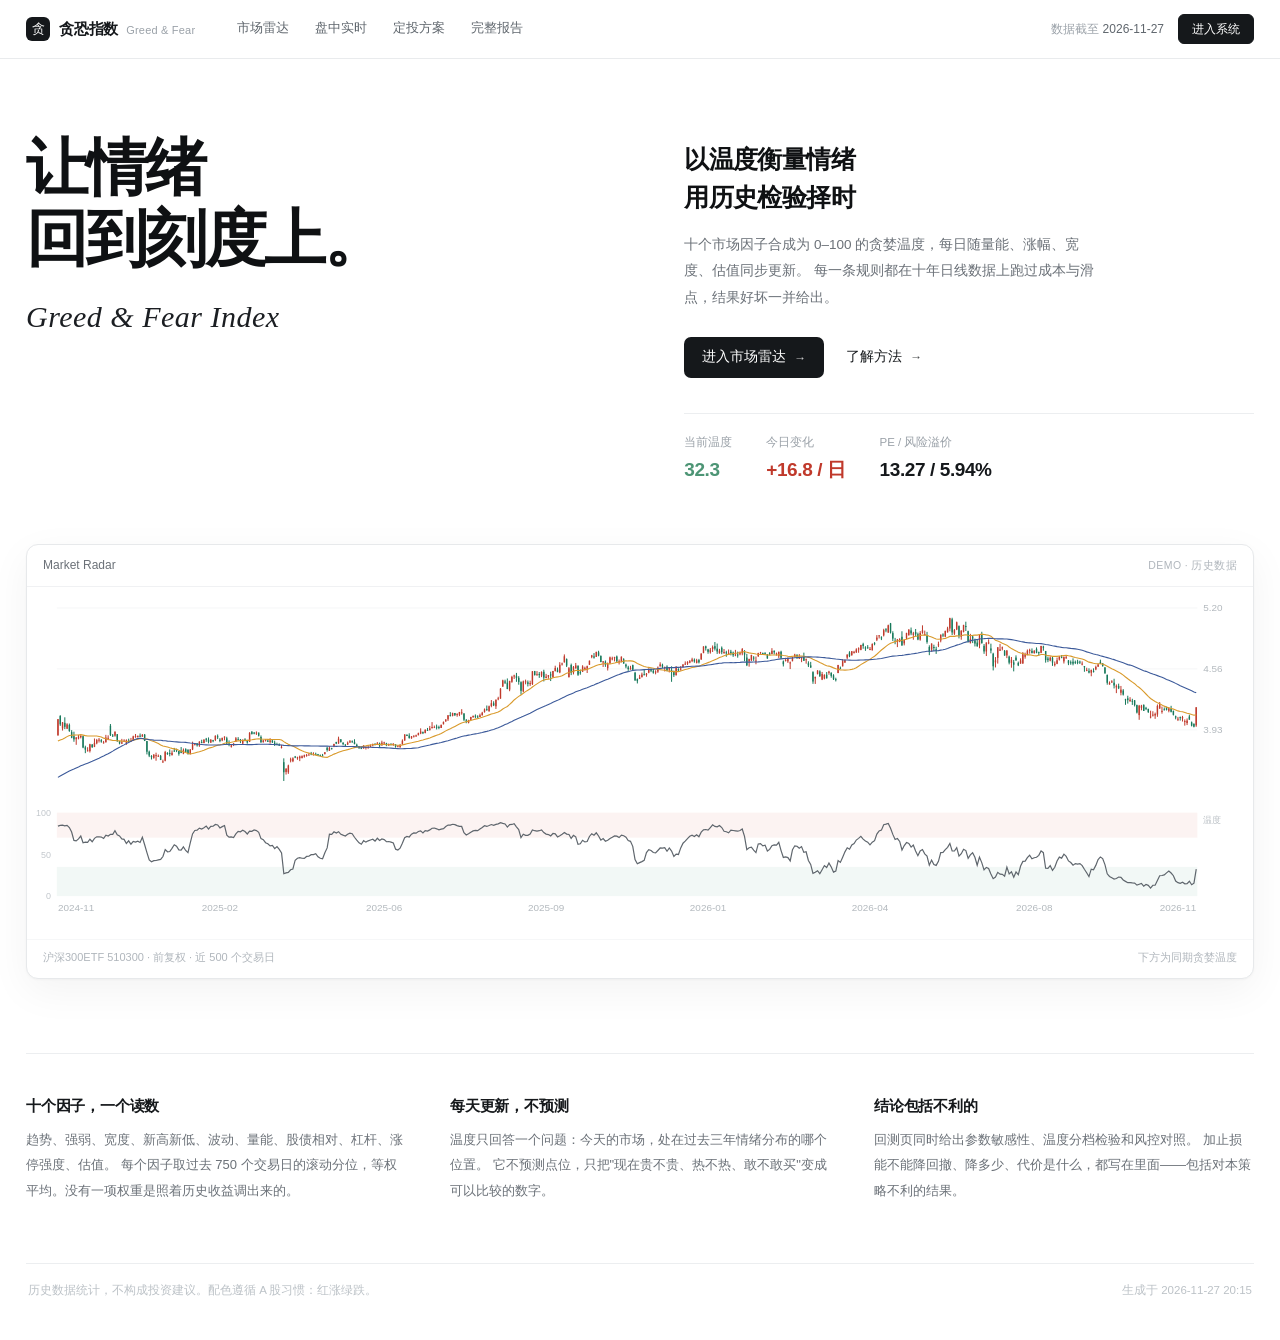
<file: index.html>
<!DOCTYPE html>
<html lang="zh-CN">
<head>
<meta charset="utf-8">
<meta name="viewport" content="width=device-width, initial-scale=1">
<title>贪恐指数 · 让情绪回到刻度上</title>
<link rel="stylesheet" href="style.css">
<link rel="stylesheet" href="landing.css">
</head>
<body class="landing">

<header class="nav">
  <div class="nav-inner">
    <a class="logo" href="index.html">
      <span class="logo-mark">贪</span>
      <span class="logo-text">贪恐指数<em>Greed &amp; Fear</em></span>
    </a>
    <nav class="nav-links">
      <a href="dashboard.html">市场雷达</a>
      <a href="live.html">盘中实时</a>
      <a href="dca.html">定投方案</a>
      <a href="report.html">完整报告</a>
    </nav>
    <div class="nav-right">
      <span class="asof">数据截至 <b id="asof">—</b></span>
      <a class="ghost dark" href="dashboard.html">进入系统</a>
    </div>
  </div>
</header>

<main>
  <section class="hero">
    <div class="hero-grid">
      <div class="hero-left">
        <h1>让情绪<br>回到刻度上。</h1>
        <div class="script">Greed &amp; Fear Index</div>
      </div>
      <div class="hero-right">
        <h2>以温度衡量情绪<br>用历史检验择时</h2>
        <p>十个市场因子合成为 0–100 的贪婪温度，每日随量能、涨幅、宽度、估值同步更新。
           每一条规则都在十年日线数据上跑过成本与滑点，结果好坏一并给出。</p>
        <div class="hero-actions">
          <a class="btn primary" href="dashboard.html">进入市场雷达 <span>→</span></a>
          <a class="btn text" href="dashboard.html#p-method">了解方法 <span>→</span></a>
        </div>
        <div class="hero-stat">
          <div><em>当前温度</em><b id="curTemp">—</b></div>
          <div><em>今日变化</em><b id="curChg">—</b></div>
          <div><em>PE / 风险溢价</em><b id="curPe">—</b></div>
        </div>
      </div>
    </div>
  </section>

  <section class="preview">
    <div class="preview-card">
      <div class="pv-hd">
        <span>Market Radar</span>
        <span class="pv-tag">DEMO · 历史数据</span>
      </div>
      <div class="pv-chart" id="pvChart"></div>
      <div class="pv-ft">
        <span>沪深300ETF 510300 · 前复权 · 近 500 个交易日</span>
        <span>下方为同期贪婪温度</span>
      </div>
    </div>
  </section>

  <section class="what">
    <div class="what-grid">
      <div>
        <h3>十个因子，一个读数</h3>
        <p>趋势、强弱、宽度、新高新低、波动、量能、股债相对、杠杆、涨停强度、估值。
           每个因子取过去 750 个交易日的滚动分位，等权平均。没有一项权重是照着历史收益调出来的。</p>
      </div>
      <div>
        <h3>每天更新，不预测</h3>
        <p>温度只回答一个问题：今天的市场，处在过去三年情绪分布的哪个位置。
           它不预测点位，只把"现在贵不贵、热不热、敢不敢买"变成可以比较的数字。</p>
      </div>
      <div>
        <h3>结论包括不利的</h3>
        <p>回测页同时给出参数敏感性、温度分档检验和风控对照。
           加止损能不能降回撤、降多少、代价是什么，都写在里面——包括对本策略不利的结果。</p>
      </div>
    </div>
  </section>

  <footer class="foot">
    <span>历史数据统计，不构成投资建议。配色遵循 A 股习惯：红涨绿跌。</span>
    <span id="footGen">—</span>
  </footer>
</main>

<script src="data/backtest.js"></script>
<script src="landing.js"></script>
</body>
</html>
</file>
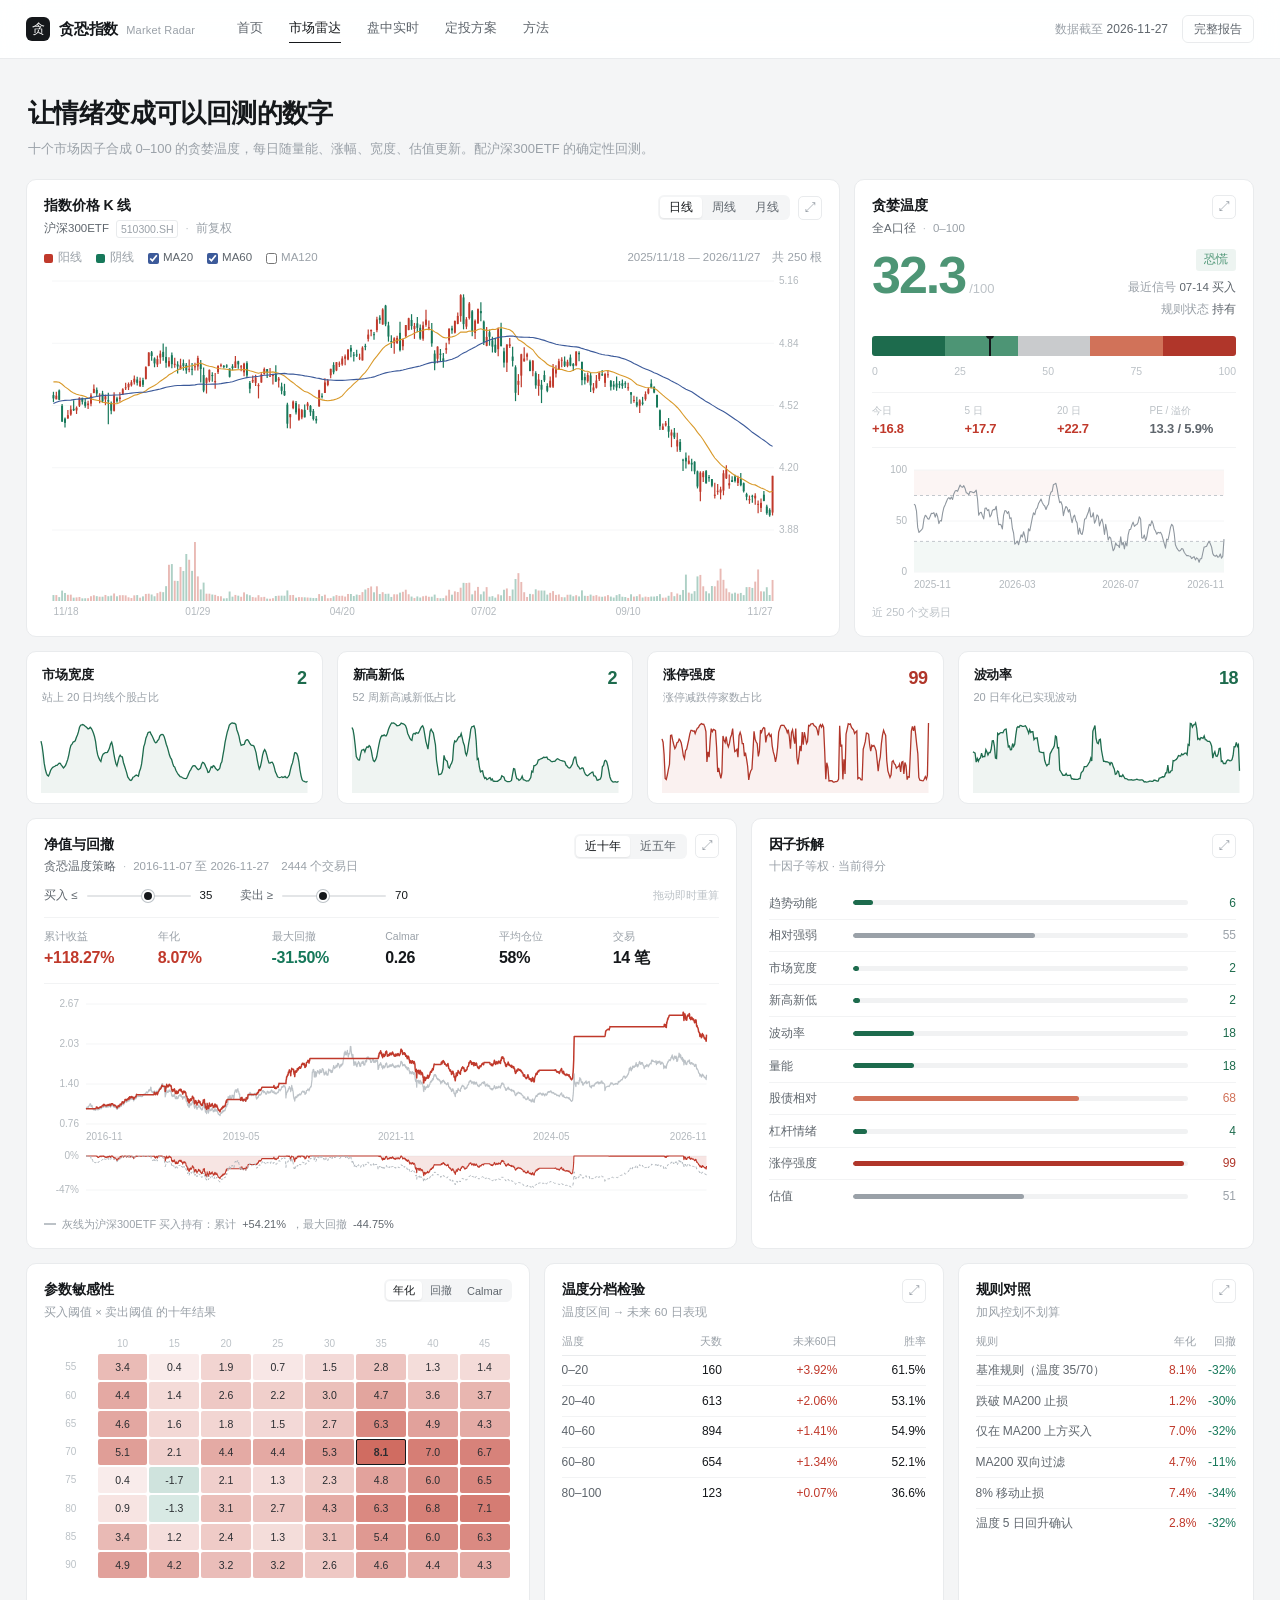
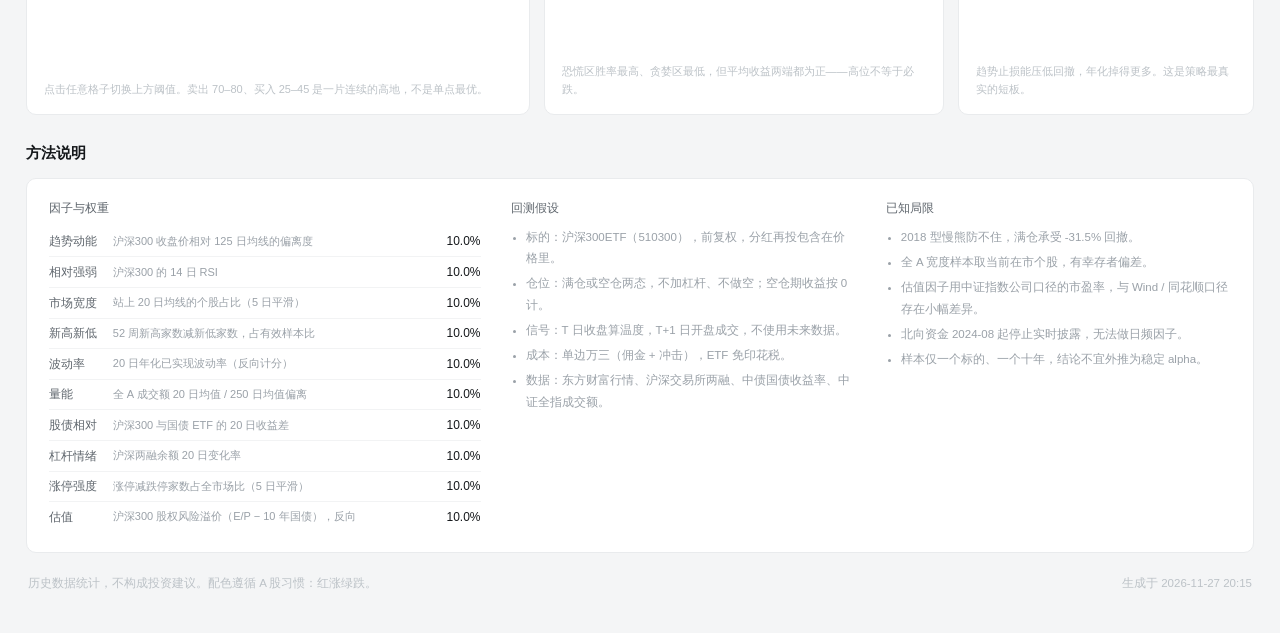
<file: dashboard.html>
<!DOCTYPE html>
<html lang="zh-CN">
<head>
<meta charset="utf-8">
<meta name="viewport" content="width=device-width, initial-scale=1">
<title>贪恐指数 · 市场雷达</title>
<link rel="stylesheet" href="style.css">
</head>
<body>

<header class="nav">
  <div class="nav-inner">
    <a class="logo" href="#">
      <span class="logo-mark">贪</span>
      <span class="logo-text">贪恐指数<em>Market Radar</em></span>
    </a>
    <nav class="nav-links">
      <a href="index.html">首页</a>
      <a href="dashboard.html" class="on">市场雷达</a>
      <a href="live.html">盘中实时</a>
      <a href="dca.html">定投方案</a>
      <a href="#p-method">方法</a>
    </nav>
    <div class="nav-right">
      <span class="asof">数据截至 <b id="asof">—</b></span>
      <a class="ghost" href="report.html">完整报告</a>
    </div>
  </div>
</header>

<main class="wrap">

  <div class="page-hd">
    <h1>让情绪变成可以回测的数字</h1>
    <p>十个市场因子合成 0–100 的贪婪温度，每日随量能、涨幅、宽度、估值更新。配沪深300ETF 的确定性回测。</p>
  </div>

  <div class="grid">

    <!-- K线 -->
    <article class="card span8" id="p-kline" data-card="kline">
      <div class="card-hd">
        <div class="hd-left">
          <h2>指数价格 K 线</h2>
          <p><span class="sym">沪深300ETF</span><span class="code">510300.SH</span><span class="dot">·</span>前复权</p>
        </div>
        <div class="hd-right">
          <div class="seg" id="tfSeg">
            <button data-tf="d" class="on">日线</button>
            <button data-tf="w">周线</button>
            <button data-tf="m">月线</button>
          </div>
          <button class="xbtn" data-expand="kline" title="放大">⤢</button>
        </div>
      </div>
      <div class="card-bd">
        <div class="ma-bar">
          <span class="ma-legend"><i style="background:#c0392b"></i>阳线</span>
          <span class="ma-legend"><i style="background:#16785a"></i>阴线</span>
          <label class="chk"><input type="checkbox" id="ma20" checked><span>MA20</span></label>
          <label class="chk"><input type="checkbox" id="ma60" checked><span>MA60</span></label>
          <label class="chk"><input type="checkbox" id="ma120"><span>MA120</span></label>
          <span class="ma-hint" id="klineHint">—</span>
        </div>
        <div class="chart kline-chart" id="klineChart"></div>
      </div>
    </article>

    <!-- 温度 -->
    <article class="card span4" id="p-temp" data-card="temp">
      <div class="card-hd">
        <div class="hd-left">
          <h2>贪婪温度</h2>
          <p><span class="sym">全A口径</span><span class="dot">·</span>0–100</p>
        </div>
        <div class="hd-right">
          <button class="xbtn" data-expand="temp" title="放大">⤢</button>
        </div>
      </div>
      <div class="card-bd temp-bd">
        <div class="temp-top">
          <div class="temp-num"><span id="tempNow">—</span><em>/100</em></div>
          <div class="temp-side">
            <span class="tag" id="tempTag">—</span>
            <div class="temp-lbl">最近信号 <b id="lastSignal">—</b></div>
            <div class="temp-lbl">规则状态 <b id="curPos">—</b></div>
          </div>
        </div>
        <div class="gauge">
          <div class="gauge-track">
            <div class="s1"></div><div class="s2"></div><div class="s3"></div><div class="s4"></div><div class="s5"></div>
            <div class="gauge-marker" id="gaugeMarker"></div>
          </div>
          <div class="gauge-scale"><span>0</span><span>25</span><span>50</span><span>75</span><span>100</span></div>
        </div>
        <div class="delta-row">
          <div><em>今日</em><b id="dChg1">—</b></div>
          <div><em>5 日</em><b id="dChg5">—</b></div>
          <div><em>20 日</em><b id="dChg20">—</b></div>
          <div><em>PE / 溢价</em><b id="dPe">—</b></div>
        </div>
        <div class="chart temp-mini" id="tempMini"></div>
        <div class="temp-foot" id="tempFoot">近 250 个交易日</div>
      </div>
    </article>

    <!-- 四个因子小卡 -->
    <article class="card span3 mini" data-card="breadth">
      <div class="card-hd">
        <div class="hd-left"><h2>市场宽度</h2><p>站上 20 日均线个股占比</p></div>
        <div class="hd-right"><span class="score" id="scBreadth">—</span></div>
      </div>
      <div class="card-bd"><div class="chart spark" id="spBreadth"></div></div>
    </article>

    <article class="card span3 mini" data-card="hl">
      <div class="card-hd">
        <div class="hd-left"><h2>新高新低</h2><p>52 周新高减新低占比</p></div>
        <div class="hd-right"><span class="score" id="scHl">—</span></div>
      </div>
      <div class="card-bd"><div class="chart spark" id="spHl"></div></div>
    </article>

    <article class="card span3 mini" data-card="limitup">
      <div class="card-hd">
        <div class="hd-left"><h2>涨停强度</h2><p>涨停减跌停家数占比</p></div>
        <div class="hd-right"><span class="score" id="scLimit">—</span></div>
      </div>
      <div class="card-bd"><div class="chart spark" id="spLimit"></div></div>
    </article>

    <article class="card span3 mini" data-card="vol">
      <div class="card-hd">
        <div class="hd-left"><h2>波动率</h2><p>20 日年化已实现波动</p></div>
        <div class="hd-right"><span class="score" id="scVol">—</span></div>
      </div>
      <div class="card-bd"><div class="chart spark" id="spVol"></div></div>
    </article>

    <!-- 回测 -->
    <article class="card span7" id="p-backtest" data-card="bt">
      <div class="card-hd">
        <div class="hd-left">
          <h2>净值与回撤</h2>
          <p><span class="sym">贪恐温度策略</span><span class="dot">·</span><span id="btRange">—</span></p>
        </div>
        <div class="hd-right">
          <div class="seg" id="periodSeg">
            <button data-p="full" class="on">近十年</button>
            <button data-p="five">近五年</button>
          </div>
          <button class="xbtn" data-expand="bt" title="放大">⤢</button>
        </div>
      </div>
      <div class="card-bd">
        <div class="bt-ctl">
          <label class="ctl"><span>买入 ≤</span><input type="range" id="buyR" min="5" max="55" step="5" value="30"><output id="buyV">30</output></label>
          <label class="ctl"><span>卖出 ≥</span><input type="range" id="sellR" min="55" max="95" step="5" value="75"><output id="sellV">75</output></label>
          <span class="bt-note">拖动即时重算</span>
        </div>
        <div class="bt-metrics">
          <div><em>累计收益</em><b id="mTotal">—</b></div>
          <div><em>年化</em><b id="mCagr">—</b></div>
          <div><em>最大回撤</em><b id="mMdd">—</b></div>
          <div><em>Calmar</em><b id="mCalmar">—</b></div>
          <div><em>平均仓位</em><b id="mPos">—</b></div>
          <div><em>交易</em><b id="mTrades">—</b></div>
        </div>
        <div class="chart" id="navChart"></div>
        <div class="chart dd-chart" id="ddChart"></div>
        <div class="bench-line"><i></i>灰线为沪深300ETF 买入持有：累计 <b id="bTotal">—</b>，最大回撤 <b id="bMdd">—</b></div>
      </div>
    </article>

    <!-- 因子拆解 -->
    <article class="card span5" data-card="factors">
      <div class="card-hd">
        <div class="hd-left"><h2>因子拆解</h2><p>十因子等权 · 当前得分</p></div>
        <div class="hd-right"><button class="xbtn" data-expand="factors" title="放大">⤢</button></div>
      </div>
      <div class="card-bd"><div class="flist" id="factorList"></div></div>
    </article>

    <!-- 热力图 -->
    <article class="card span5" data-card="heat">
      <div class="card-hd">
        <div class="hd-left"><h2>参数敏感性</h2><p>买入阈值 × 卖出阈值 的十年结果</p></div>
        <div class="hd-right">
          <div class="seg sm" id="hmSeg">
            <button data-m="cagr" class="on">年化</button>
            <button data-m="mdd">回撤</button>
            <button data-m="calmar">Calmar</button>
          </div>
        </div>
      </div>
      <div class="card-bd"><div class="hm-wrap"><table class="hm" id="heatmap"></table></div>
        <div class="foot-note">点击任意格子切换上方阈值。卖出 70–80、买入 25–45 是一片连续的高地，不是单点最优。</div>
      </div>
    </article>

    <!-- 检验 -->
    <article class="card span4" data-card="bucket">
      <div class="card-hd">
        <div class="hd-left"><h2>温度分档检验</h2><p>温度区间 → 未来 60 日表现</p></div>
        <div class="hd-right"><button class="xbtn" data-expand="bucket" title="放大">⤢</button></div>
      </div>
      <div class="card-bd"><table class="mini-tb" id="tbBucket"></table>
        <div class="foot-note">恐慌区胜率最高、贪婪区最低，但平均收益两端都为正——高位不等于必跌。</div>
      </div>
    </article>

    <!-- 规则对照 -->
    <article class="card span3" data-card="variants">
      <div class="card-hd">
        <div class="hd-left"><h2>规则对照</h2><p>加风控划不划算</p></div>
        <div class="hd-right"><button class="xbtn" data-expand="variants" title="放大">⤢</button></div>
      </div>
      <div class="card-bd"><table class="mini-tb" id="tbVariant"></table>
        <div class="foot-note">趋势止损能压低回撤，年化掉得更多。这是策略最真实的短板。</div>
      </div>
    </article>

  </div>

  <section class="method" id="p-method">
    <h3>方法说明</h3>
    <div class="method-grid">
      <div>
        <h4>因子与权重</h4>
        <table class="mini-tb" id="tbSpec"></table>
      </div>
      <div>
        <h4>回测假设</h4>
        <ul class="assump">
          <li>标的：沪深300ETF（510300），前复权，分红再投包含在价格里。</li>
          <li>仓位：满仓或空仓两态，不加杠杆、不做空；空仓期收益按 0 计。</li>
          <li>信号：T 日收盘算温度，T+1 日开盘成交，不使用未来数据。</li>
          <li>成本：单边万三（佣金 + 冲击），ETF 免印花税。</li>
          <li>数据：东方财富行情、沪深交易所两融、中债国债收益率、中证全指成交额。</li>
        </ul>
      </div>
      <div>
        <h4>已知局限</h4>
        <ul class="assump">
          <li>2018 型慢熊防不住，满仓承受 -31.5% 回撤。</li>
          <li>全 A 宽度样本取当前在市个股，有幸存者偏差。</li>
          <li>估值因子用中证指数公司口径的市盈率，与 Wind / 同花顺口径存在小幅差异。</li>
          <li>北向资金 2024-08 起停止实时披露，无法做日频因子。</li>
          <li>样本仅一个标的、一个十年，结论不宜外推为稳定 alpha。</li>
        </ul>
      </div>
    </div>
  </section>

  <footer class="foot">
    <span>历史数据统计，不构成投资建议。配色遵循 A 股习惯：红涨绿跌。</span>
    <span id="footGen">—</span>
  </footer>
</main>

<div class="overlay" id="overlay" hidden>
  <div class="overlay-inner">
    <div class="overlay-hd">
      <h3 id="ovTitle">—</h3>
      <button id="ovClose" class="xbtn" title="关闭">✕</button>
    </div>
    <div class="overlay-bd" id="ovBody"></div>
  </div>
</div>

<script src="data/backtest.js"></script>
<script src="app.js"></script>
</body>
</html>
</file>
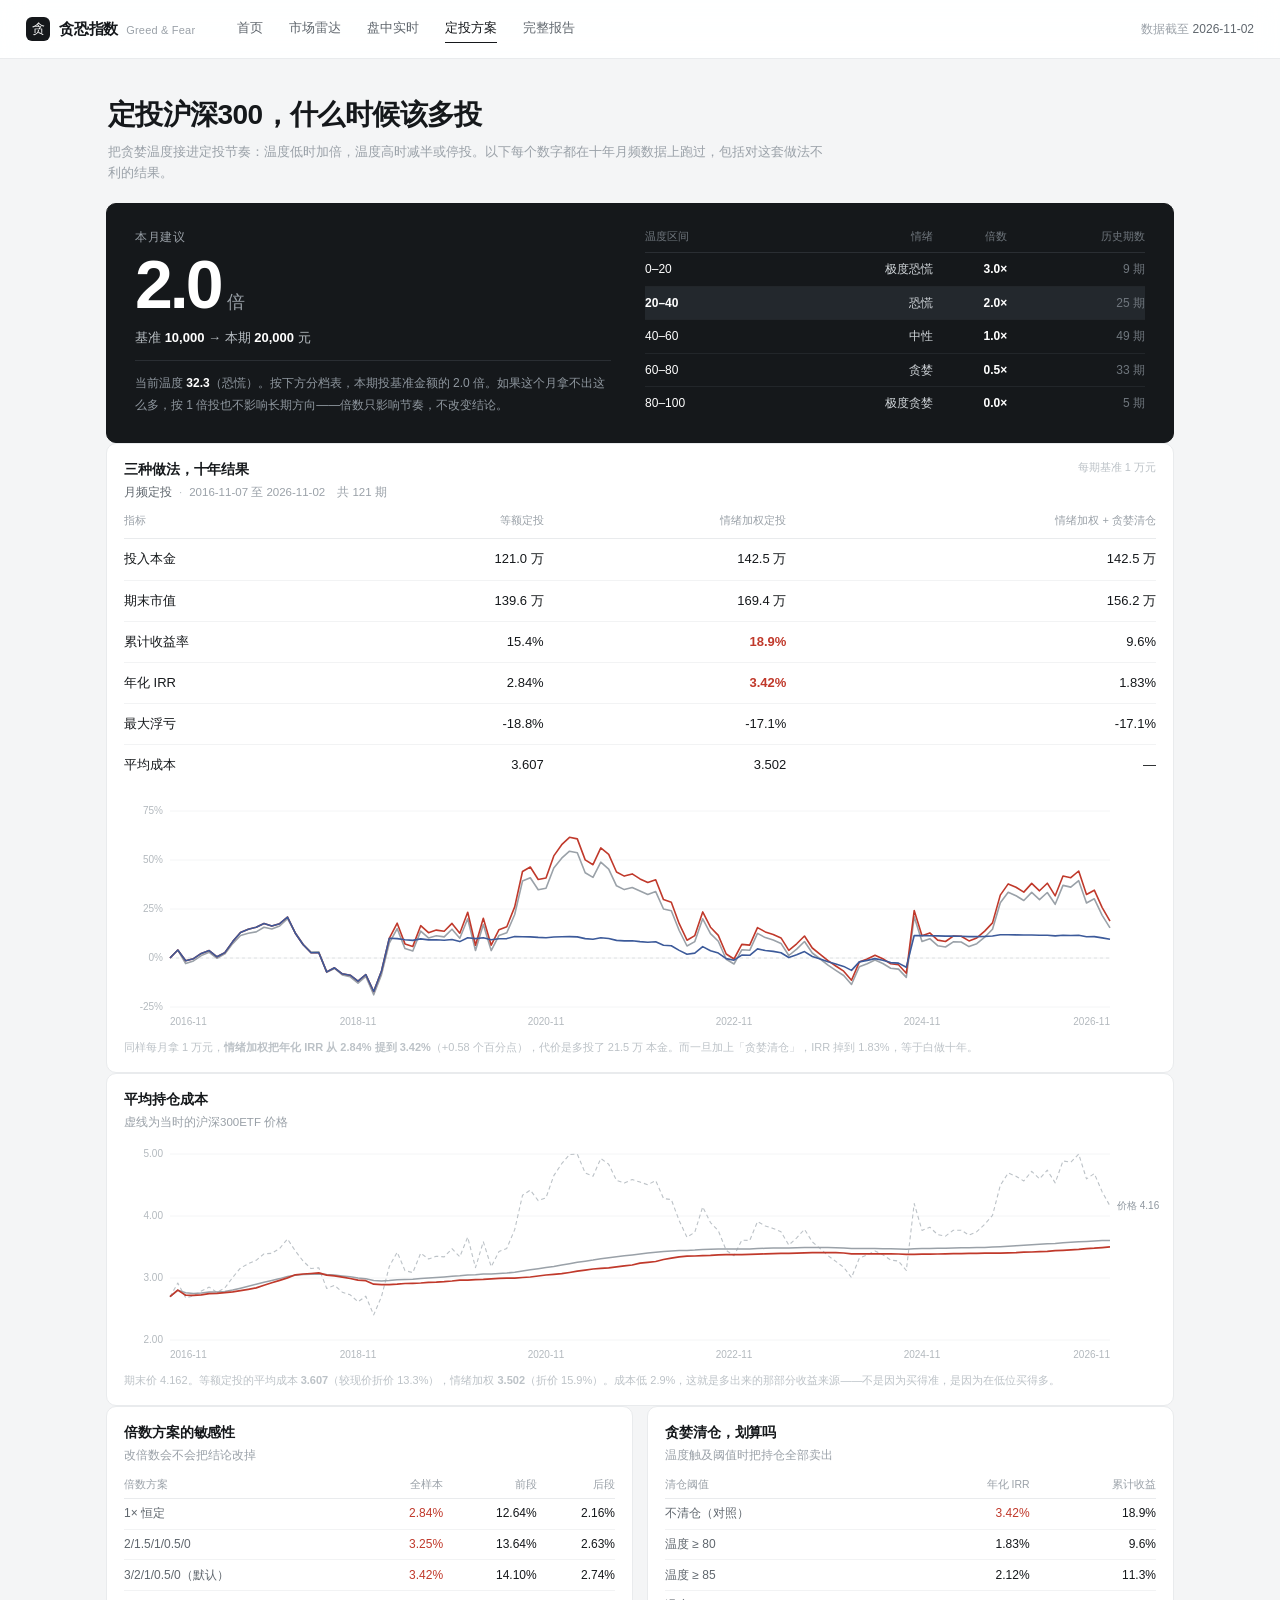
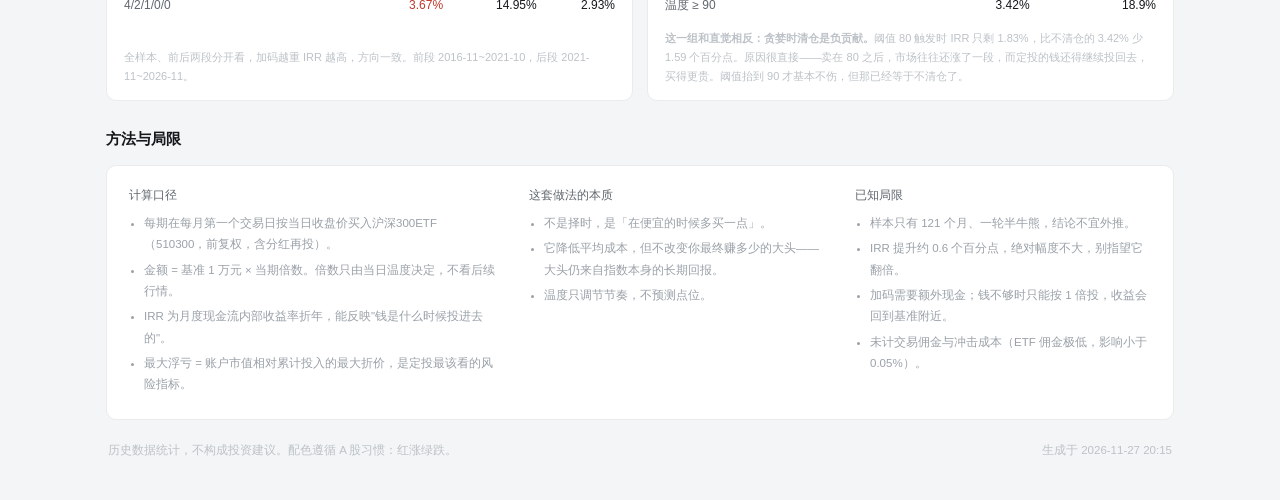
<file: dca.html>
<!DOCTYPE html>
<html lang="zh-CN">
<head>
<meta charset="utf-8">
<meta name="viewport" content="width=device-width, initial-scale=1">
<title>定投方案 · 贪恐指数</title>
<link rel="stylesheet" href="style.css">
<link rel="stylesheet" href="dca.css">
</head>
<body>

<header class="nav">
  <div class="nav-inner">
    <a class="logo" href="index.html">
      <span class="logo-mark">贪</span>
      <span class="logo-text">贪恐指数<em>Greed &amp; Fear</em></span>
    </a>
    <nav class="nav-links">
      <a href="index.html">首页</a>
      <a href="dashboard.html">市场雷达</a>
      <a href="live.html">盘中实时</a>
      <a href="dca.html" class="on">定投方案</a>
      <a href="report.html">完整报告</a>
    </nav>
    <div class="nav-right">
      <span class="asof">数据截至 <b id="asof">—</b></span>
    </div>
  </div>
</header>

<main class="wrap">

  <div class="page-hd">
    <h1>定投沪深300，什么时候该多投</h1>
    <p>把贪婪温度接进定投节奏：温度低时加倍，温度高时减半或停投。以下每个数字都在十年月频数据上跑过，包括对这套做法不利的结果。</p>
  </div>

  <!-- 当前建议 -->
  <div class="card advice">
    <div class="advice-left">
      <div class="ad-label">本月建议</div>
      <div class="ad-main">
        <span id="adMult">—</span><em>倍</em>
      </div>
      <div class="ad-amt">基准 <b id="adBase">10,000</b> → 本期 <b id="adAmt">—</b> 元</div>
      <div class="ad-reason" id="adReason">—</div>
    </div>
    <div class="advice-right">
      <table class="mini-tb band-tb" id="bandTb"></table>
    </div>
  </div>

  <!-- 方案对比 -->
  <div class="card">
    <div class="card-hd">
      <div class="hd-left">
        <h2>三种做法，十年结果</h2>
        <p><span class="sym">月频定投</span><span class="dot">·</span><span id="dcaRange">—</span></p>
      </div>
      <div class="hd-right"><span class="pill-note">每期基准 1 万元</span></div>
    </div>
    <div class="card-bd">
      <table class="cmp-tb" id="planTb"></table>
      <div class="chart" id="retChart" style="margin-top:14px"></div>
      <div class="foot-note" id="retNote"></div>
    </div>
  </div>

  <!-- 成本 -->
  <div class="card">
    <div class="card-hd">
      <div class="hd-left">
        <h2>平均持仓成本</h2>
        <p>虚线为当时的沪深300ETF 价格</p>
      </div>
    </div>
    <div class="card-bd">
      <div class="chart" id="costChart"></div>
      <div class="foot-note" id="costNote"></div>
    </div>
  </div>

  <!-- 敏感性 -->
  <div class="two-col-cards">
    <div class="card">
      <div class="card-hd">
        <div class="hd-left"><h2>倍数方案的敏感性</h2><p>改倍数会不会把结论改掉</p></div>
      </div>
      <div class="card-bd"><table class="mini-tb" id="sensTb"></table>
        <div class="foot-note">全样本、前后两段分开看，加码越重 IRR 越高，方向一致。前段 2016-11~2021-10，后段 2021-11~2026-11。</div>
      </div>
    </div>
    <div class="card">
      <div class="card-hd">
        <div class="hd-left"><h2>贪婪清仓，划算吗</h2><p>温度触及阈值时把持仓全部卖出</p></div>
      </div>
      <div class="card-bd"><table class="mini-tb" id="tpTb"></table>
        <div class="foot-note" id="tpNote"></div>
      </div>
    </div>
  </div>

  <!-- 方法 -->
  <section class="method">
    <h3>方法与局限</h3>
    <div class="method-grid">
      <div>
        <h4>计算口径</h4>
        <ul class="assump">
          <li>每期在每月第一个交易日按当日收盘价买入沪深300ETF（510300，前复权，含分红再投）。</li>
          <li>金额 = 基准 1 万元 × 当期倍数。倍数只由当日温度决定，不看后续行情。</li>
          <li>IRR 为月度现金流内部收益率折年，能反映"钱是什么时候投进去的"。</li>
          <li>最大浮亏 = 账户市值相对累计投入的最大折价，是定投最该看的风险指标。</li>
        </ul>
      </div>
      <div>
        <h4>这套做法的本质</h4>
        <ul class="assump">
          <li>不是择时，是「在便宜的时候多买一点」。</li>
          <li>它降低平均成本，但不改变你最终赚多少的大头——大头仍来自指数本身的长期回报。</li>
          <li>温度只调节节奏，不预测点位。</li>
        </ul>
      </div>
      <div>
        <h4>已知局限</h4>
        <ul class="assump">
          <li>样本只有 121 个月、一轮半牛熊，结论不宜外推。</li>
          <li>IRR 提升约 0.6 个百分点，绝对幅度不大，别指望它翻倍。</li>
          <li>加码需要额外现金；钱不够时只能按 1 倍投，收益会回到基准附近。</li>
          <li>未计交易佣金与冲击成本（ETF 佣金极低，影响小于 0.05%）。</li>
        </ul>
      </div>
    </div>
  </section>

  <footer class="foot">
    <span>历史数据统计，不构成投资建议。配色遵循 A 股习惯：红涨绿跌。</span>
    <span id="footGen">—</span>
  </footer>
</main>

<script src="data/backtest.js"></script>
<script src="data/dca.js"></script>
<script src="dca.js"></script>
</body>
</html>
</file>
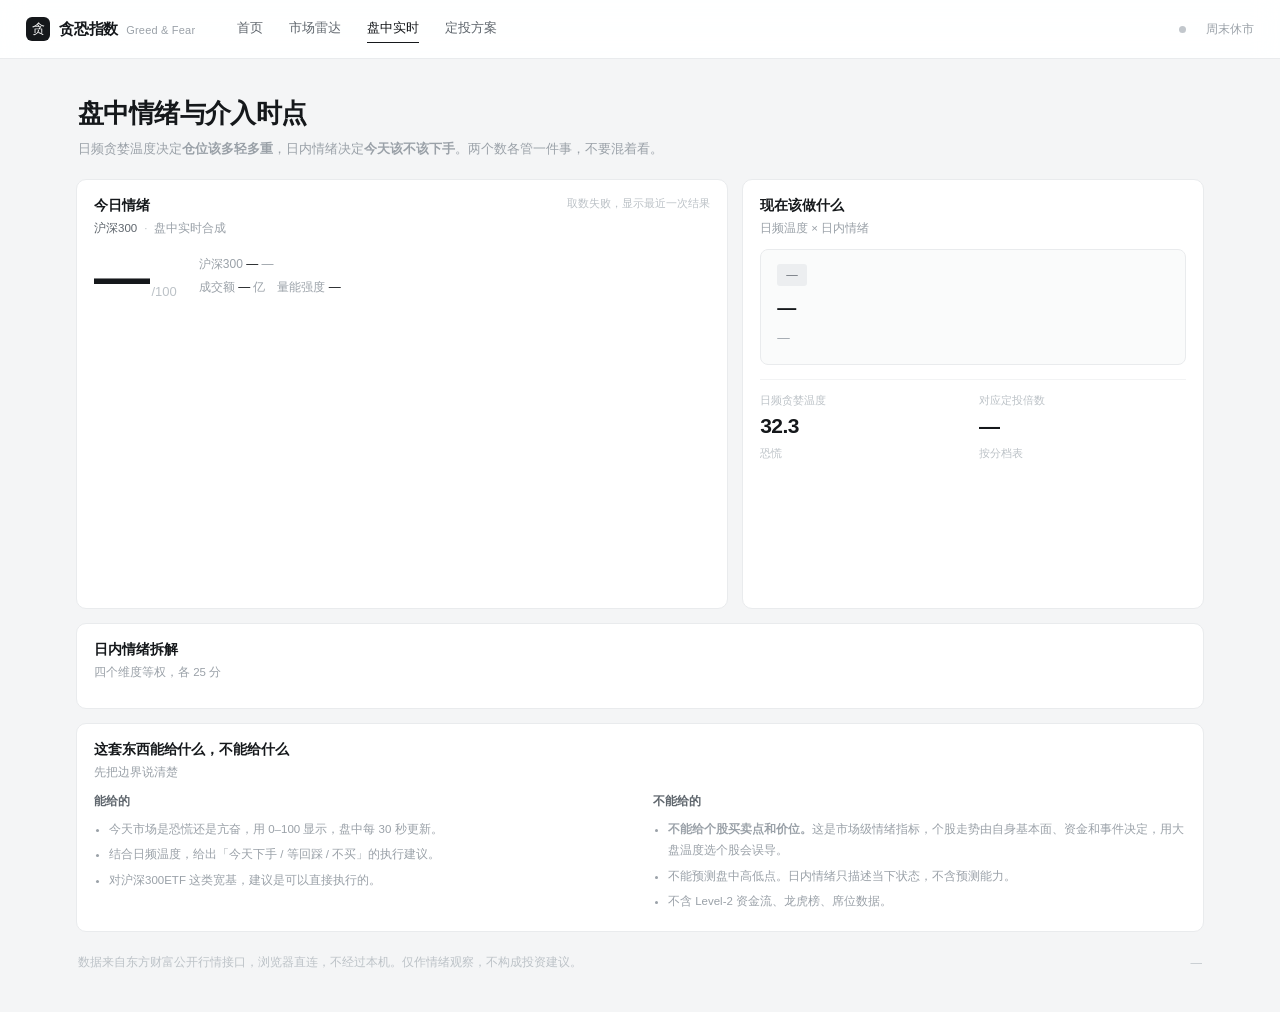
<file: live.html>
<!DOCTYPE html>
<html lang="zh-CN">
<head>
<meta charset="utf-8">
<meta name="viewport" content="width=device-width, initial-scale=1">
<title>盘中实时 · 贪恐指数</title>
<link rel="stylesheet" href="style.css">
<link rel="stylesheet" href="live.css">
</head>
<body>

<header class="nav">
  <div class="nav-inner">
    <a class="logo" href="index.html">
      <span class="logo-mark">贪</span>
      <span class="logo-text">贪恐指数<em>Greed &amp; Fear</em></span>
    </a>
    <nav class="nav-links">
      <a href="index.html">首页</a>
      <a href="dashboard.html">市场雷达</a>
      <a href="live.html" class="on">盘中实时</a>
      <a href="dca.html">定投方案</a>
    </nav>
    <div class="nav-right">
      <span class="live-dot" id="liveDot"></span>
      <span class="asof" id="mktStatus">—</span>
    </div>
  </div>
</header>

<main class="wrap">

  <div class="page-hd">
    <h1>盘中情绪与介入时点</h1>
    <p>日频贪婪温度决定<b>仓位该多轻多重</b>，日内情绪决定<b>今天该不该下手</b>。两个数各管一件事，不要混着看。</p>
  </div>

  <div class="grid">

    <!-- 今日情绪 -->
    <article class="card span7">
      <div class="card-hd">
        <div class="hd-left">
          <h2>今日情绪</h2>
          <p><span class="sym">沪深300</span><span class="dot">·</span>盘中实时合成</p>
        </div>
        <div class="hd-right"><span class="upd" id="updTime">等待数据</span></div>
      </div>
      <div class="card-bd">
        <div class="now-row">
          <div class="now-num"><span id="liveTemp">—</span><em>/100</em></div>
          <div class="now-meta">
            <div class="nline">沪深300 <b id="idxPx">—</b> <span id="idxChg">—</span></div>
            <div class="nline">成交额 <b id="amt">—</b> 亿　量能强度 <b id="volX">—</b></div>
          </div>
        </div>
        <div class="chart" id="intraChart"></div>
      </div>
    </article>

    <!-- 建议 -->
    <article class="card span5">
      <div class="card-hd">
        <div class="hd-left"><h2>现在该做什么</h2><p>日频温度 × 日内情绪</p></div>
      </div>
      <div class="card-bd">
        <div class="verdict" id="verdict">
          <div class="v-tag" id="vTag">—</div>
          <div class="v-main" id="vMain">—</div>
          <div class="v-sub" id="vSub">—</div>
        </div>
        <div class="anchor">
          <div><em>日频贪婪温度</em><b id="dayTemp">—</b><span id="dayTempTag">—</span></div>
          <div><em>对应定投倍数</em><b id="dayMult">—</b><span>按分档表</span></div>
        </div>
        <div class="foot-note" id="verdictNote"></div>
      </div>
    </article>

    <!-- 四维 -->
    <article class="card span12">
      <div class="card-hd">
        <div class="hd-left"><h2>日内情绪拆解</h2><p>四个维度等权，各 25 分</p></div>
      </div>
      <div class="card-bd">
        <div class="dims" id="dims"></div>
      </div>
    </article>

    <!-- 说明 -->
    <article class="card span12">
      <div class="card-hd">
        <div class="hd-left"><h2>这套东西能给什么，不能给什么</h2><p>先把边界说清楚</p></div>
      </div>
      <div class="card-bd">
        <div class="two-col-cards">
          <div>
            <h4 style="font-size:12px;color:var(--ink-2);margin:0 0 8px">能给的</h4>
            <ul class="assump">
              <li>今天市场是恐慌还是亢奋，用 0–100 显示，盘中每 30 秒更新。</li>
              <li>结合日频温度，给出「今天下手 / 等回踩 / 不买」的执行建议。</li>
              <li>对沪深300ETF 这类宽基，建议是可以直接执行的。</li>
            </ul>
          </div>
          <div>
            <h4 style="font-size:12px;color:var(--ink-2);margin:0 0 8px">不能给的</h4>
            <ul class="assump">
              <li><b>不能给个股买卖点和价位。</b>这是市场级情绪指标，个股走势由自身基本面、资金和事件决定，用大盘温度选个股会误导。</li>
              <li>不能预测盘中高低点。日内情绪只描述当下状态，不含预测能力。</li>
              <li>不含 Level-2 资金流、龙虎榜、席位数据。</li>
            </ul>
          </div>
        </div>
      </div>
    </article>

  </div>

  <footer class="foot">
    <span>数据来自东方财富公开行情接口，浏览器直连，不经过本机。仅作情绪观察，不构成投资建议。</span>
    <span id="footGen">—</span>
  </footer>
</main>

<script src="data/backtest.js"></script>
<script src="live.js"></script>
</body>
</html>
</file>
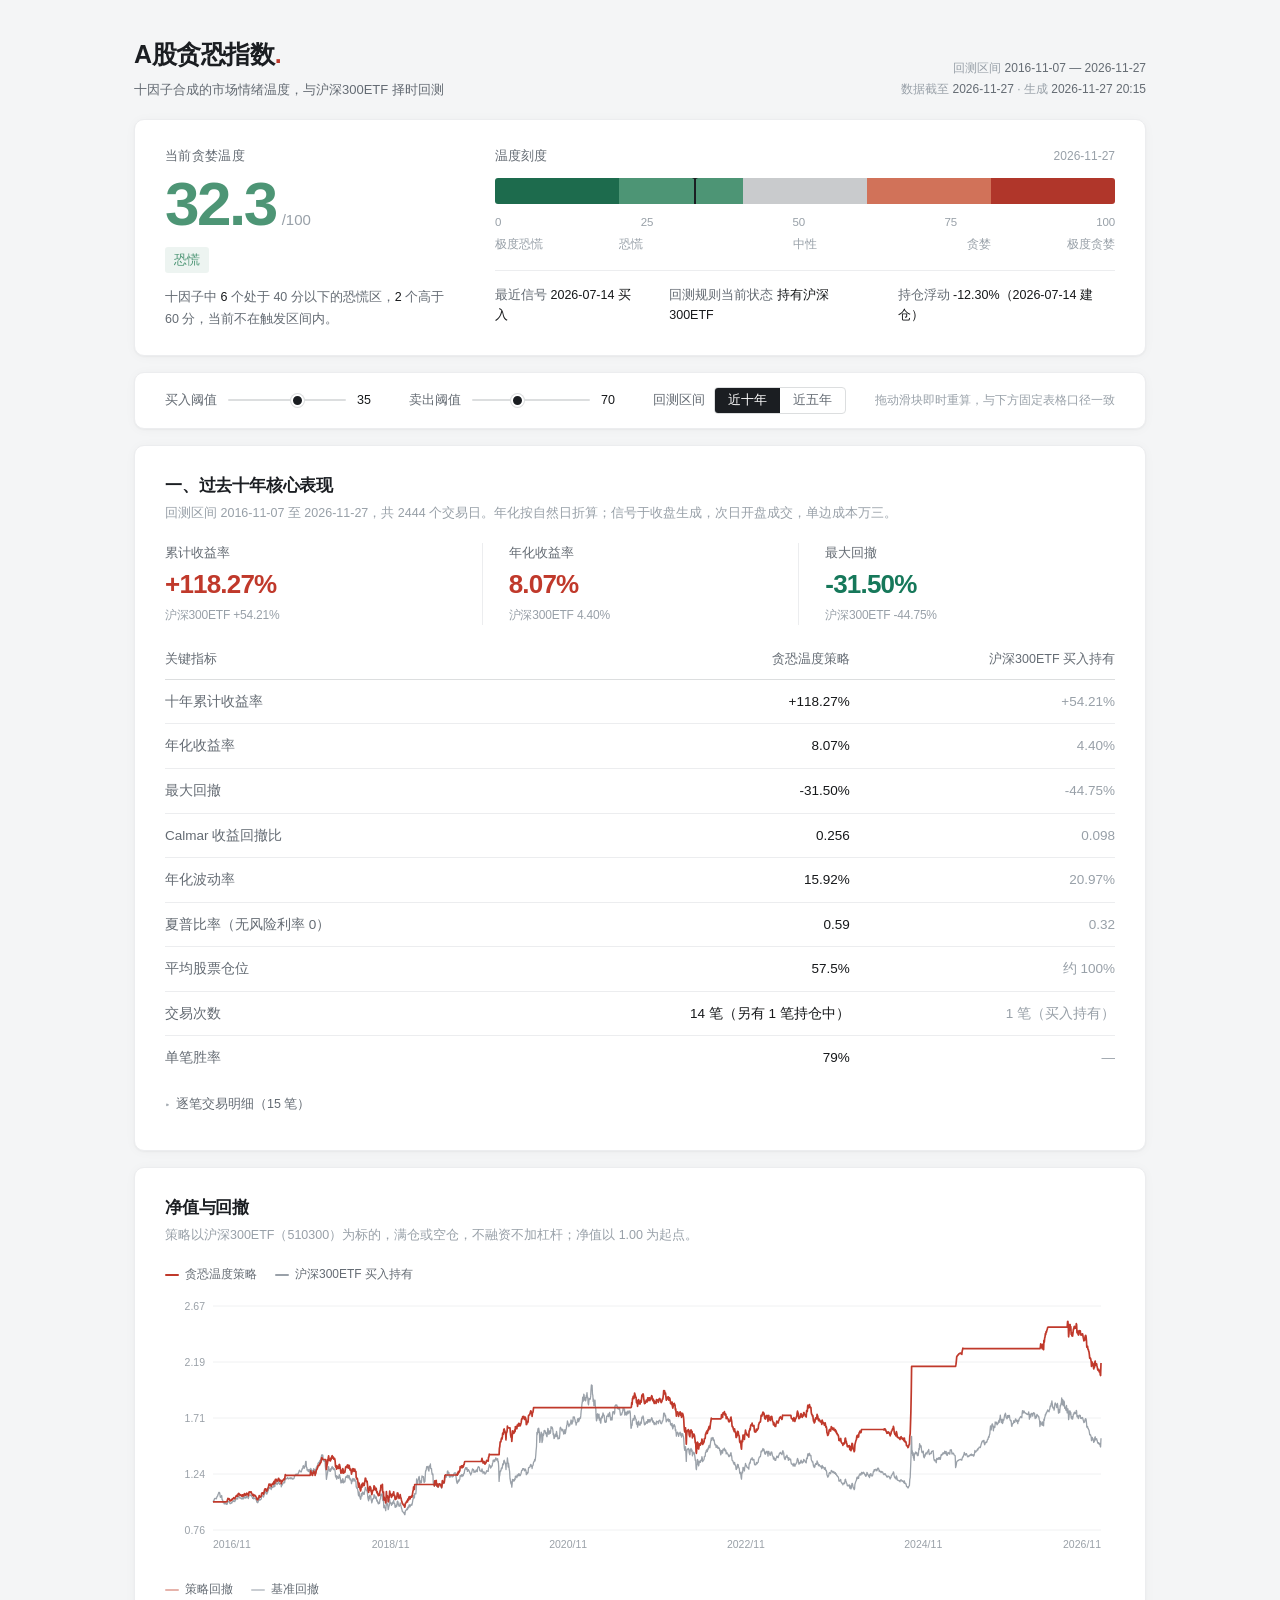
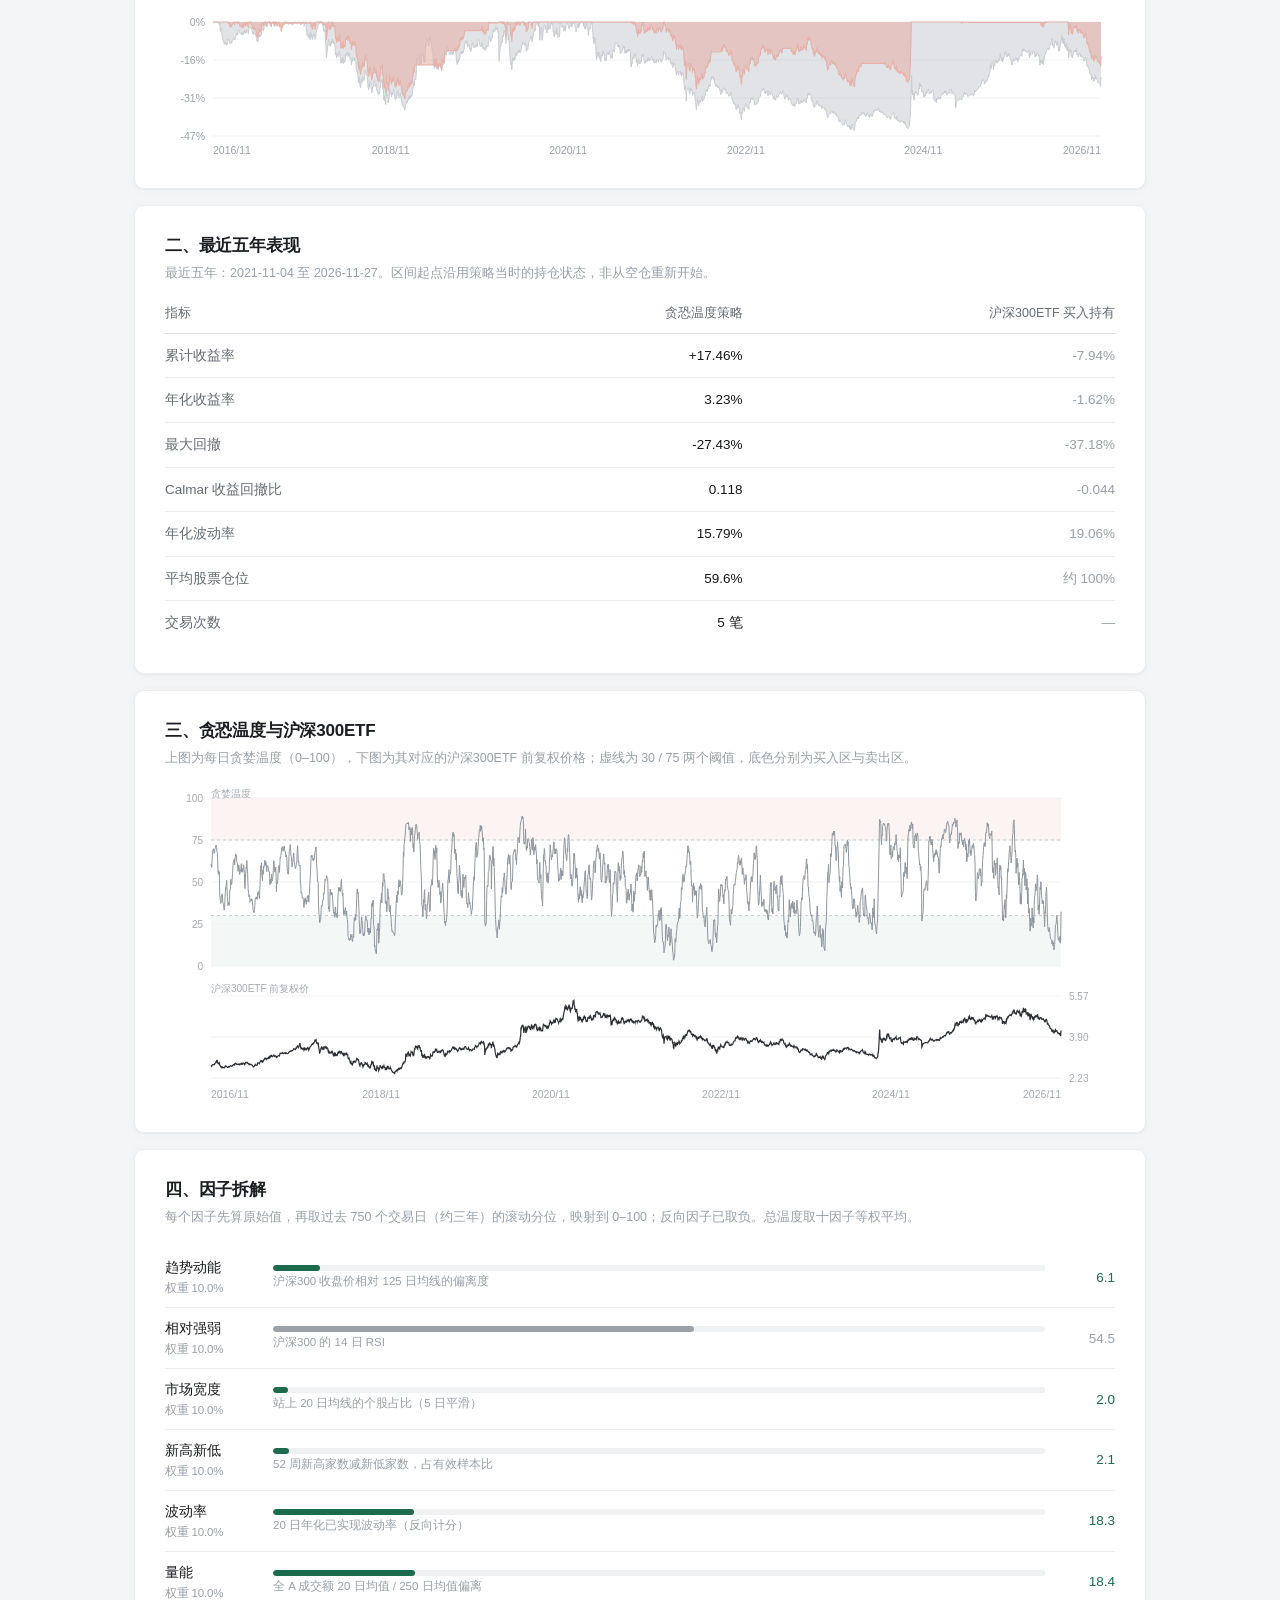
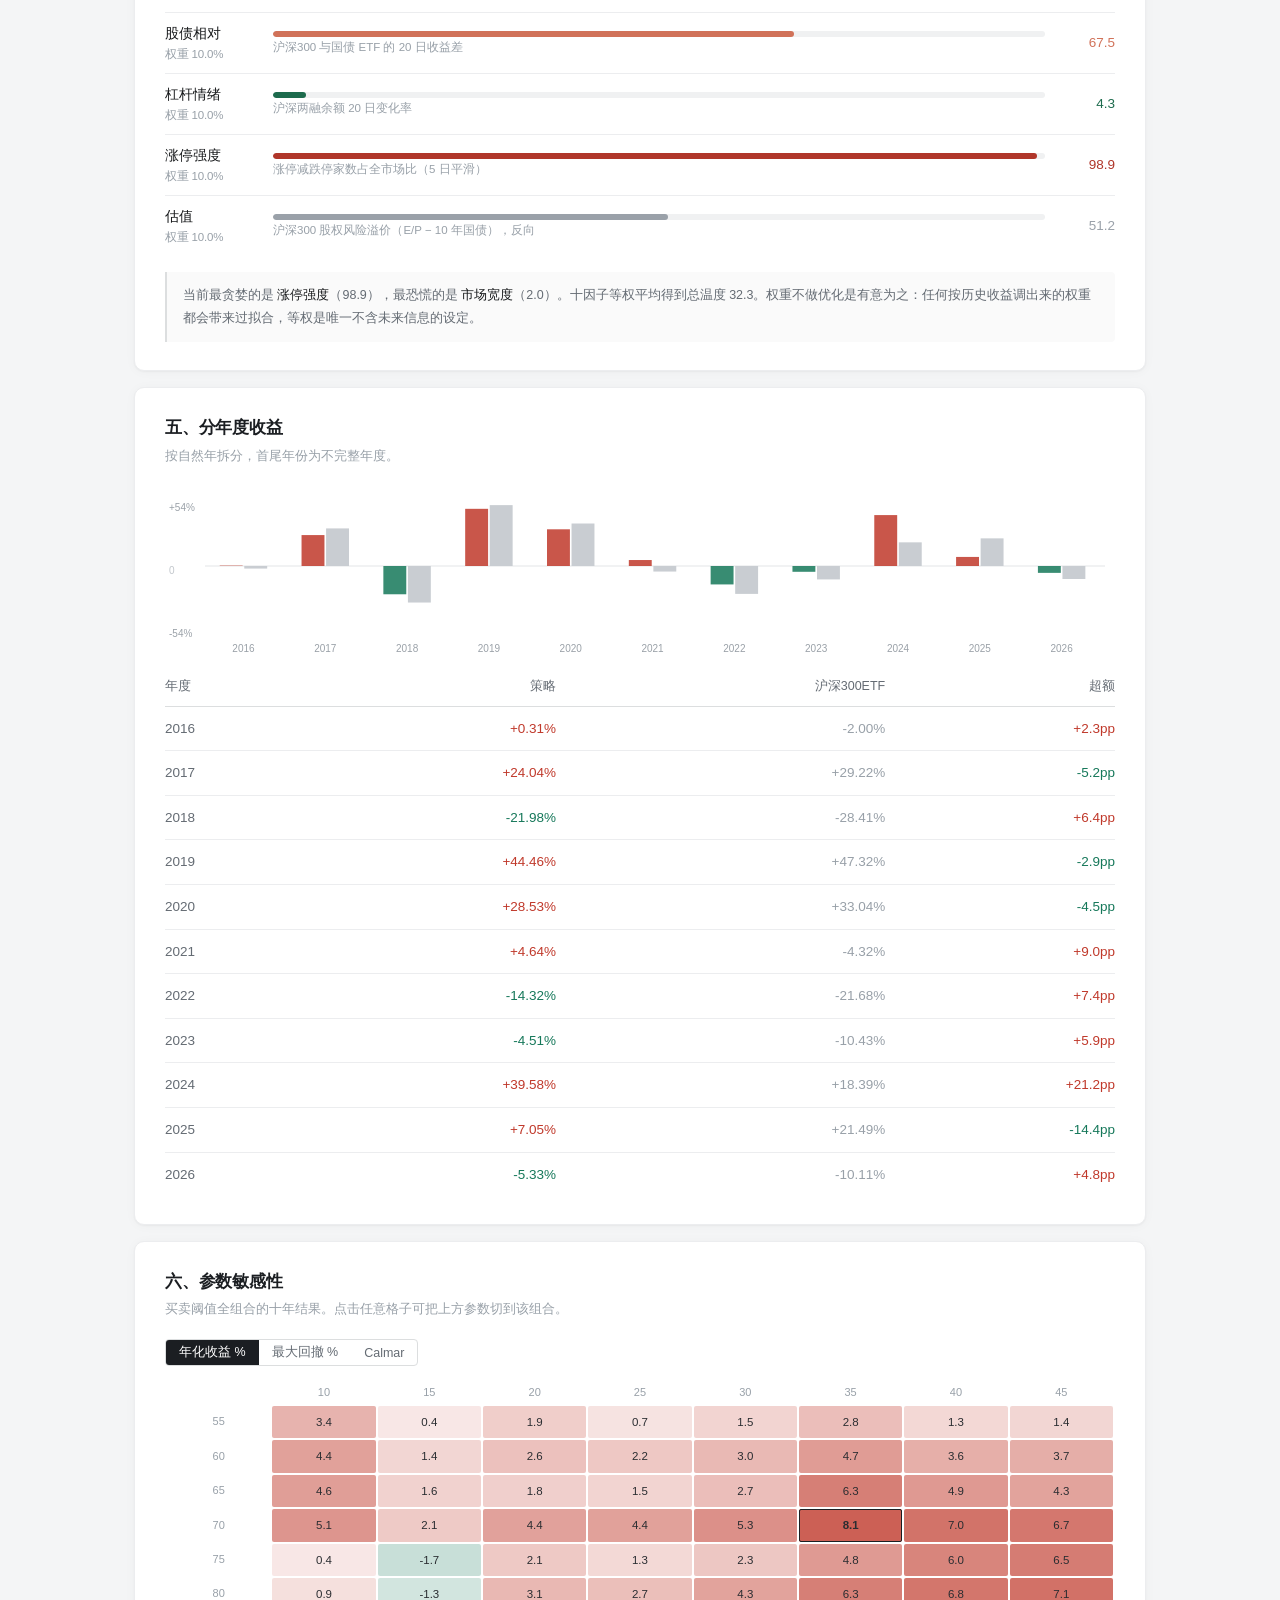
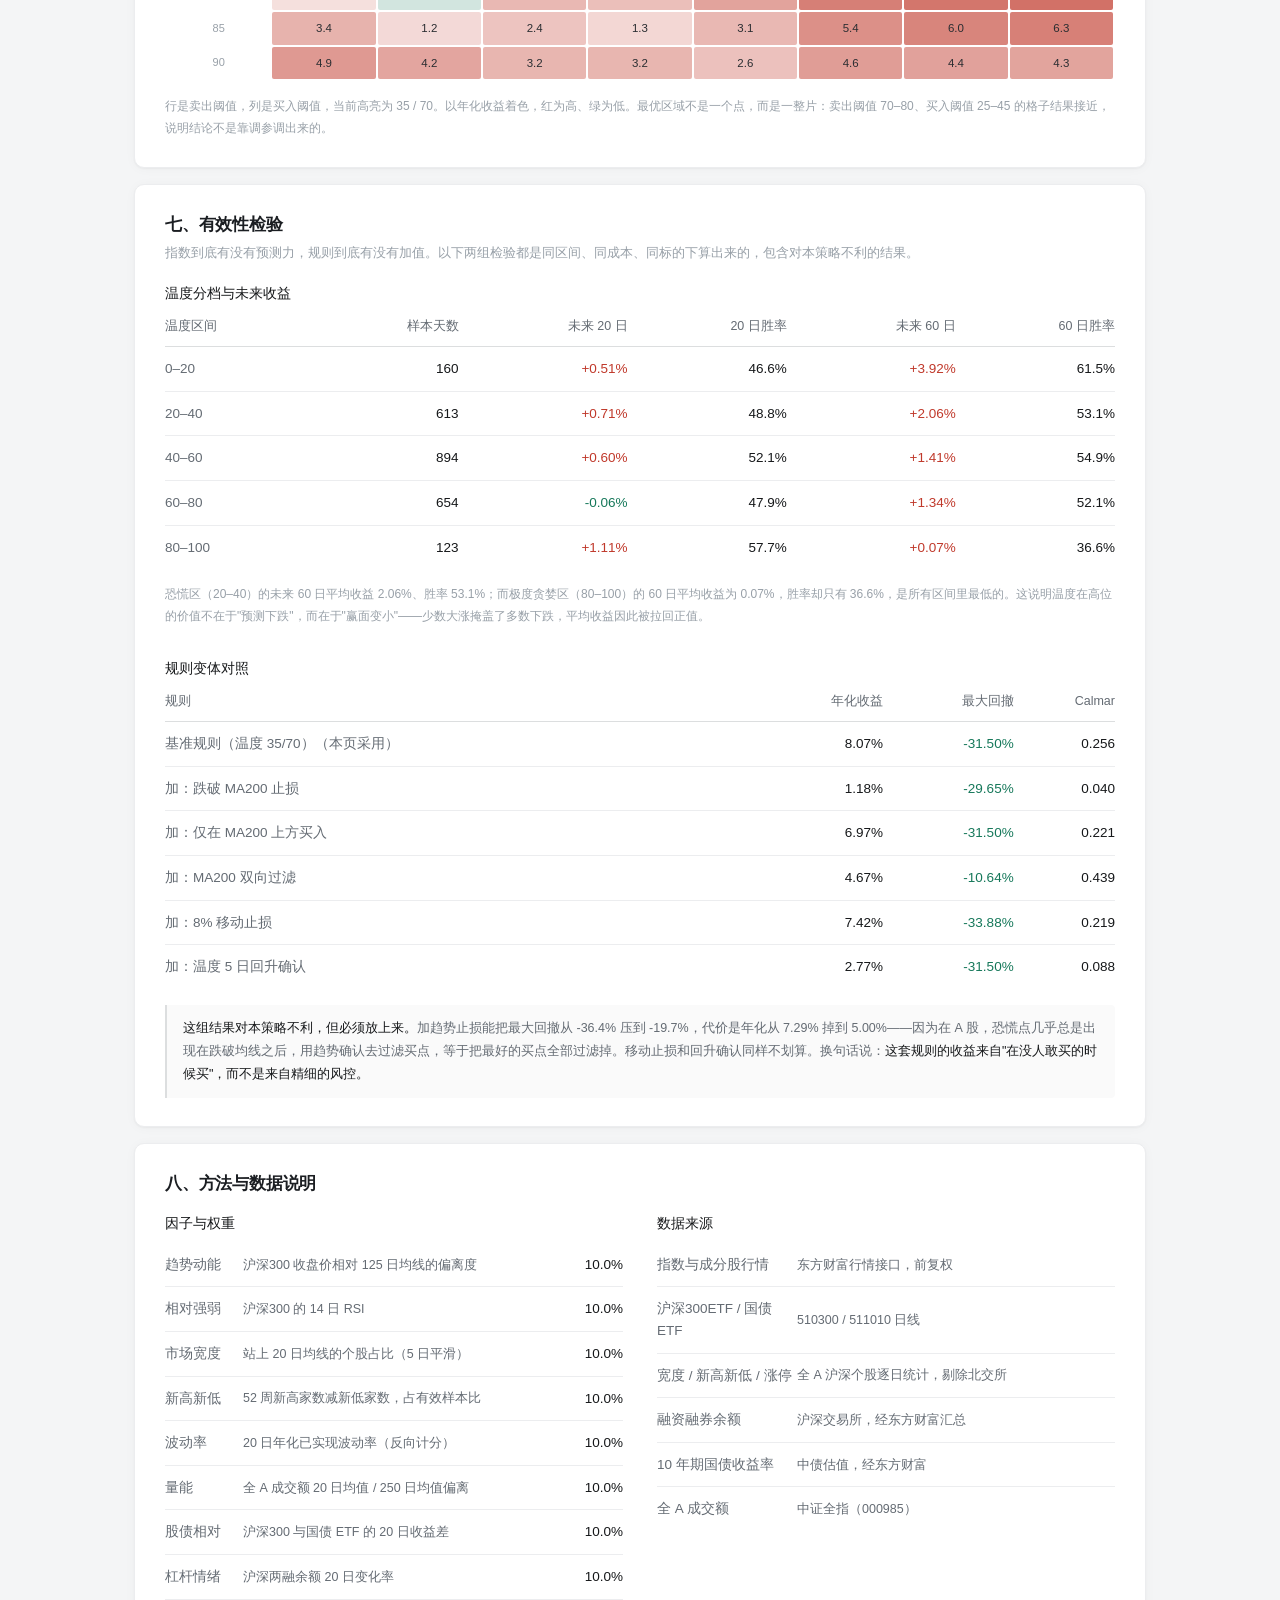
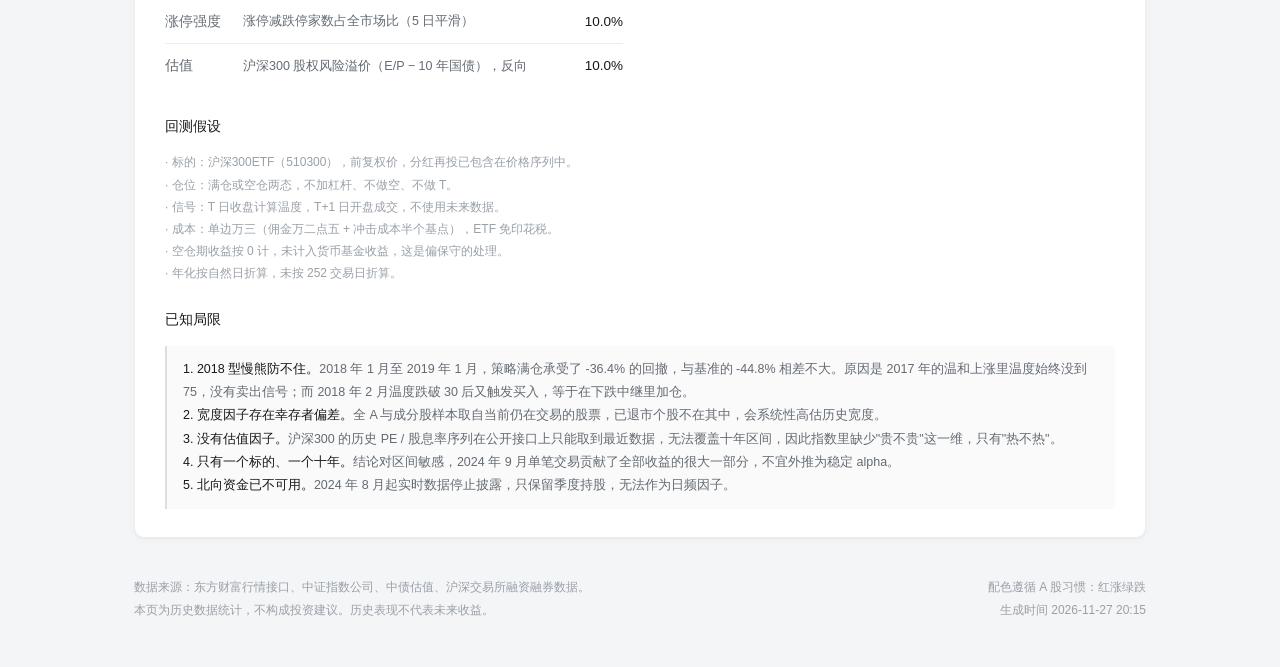
<file: report.html>
<!DOCTYPE html>
<html lang="zh-CN">
<head>
<meta charset="utf-8">
<meta name="viewport" content="width=device-width, initial-scale=1">
<title>A股贪恐指数 · 回测报告</title>
<link rel="stylesheet" href="report.css">
</head>
<body>

<div class="wrap">
  <div class="topbar">
    <div class="topbar-inner">
      <div>
        <div class="brand">A股贪恐指数<span class="dot">.</span></div>
        <div class="sub">十因子合成的市场情绪温度，与沪深300ETF 择时回测</div>
      </div>
      <div class="topmeta">
        回测区间 <b id="metaRange">—</b><br>
        数据截至 <b id="metaEnd">—</b> · 生成 <b id="metaGen">—</b>
      </div>
    </div>
  </div>

  <!-- 当前温度 -->
  <div class="card hero">
    <div>
      <div class="hero-label">当前贪婪温度</div>
      <div class="hero-value"><span id="tempNow" class="num">—</span><span class="hero-unit">/100</span></div>
      <div class="hero-tag" id="tempTag">—</div>
      <div class="hero-sub" id="heroSub"></div>
    </div>
    <div>
      <div class="hero-right-top">
        <span class="t">温度刻度</span>
        <span class="d" id="tempDate">—</span>
      </div>
      <div class="gauge">
        <div class="gauge-track">
          <div class="gauge-seg s1"></div>
          <div class="gauge-seg s2"></div>
          <div class="gauge-seg s3"></div>
          <div class="gauge-seg s4"></div>
          <div class="gauge-seg s5"></div>
          <div class="gauge-marker" id="gaugeMarker" style="left:0"></div>
        </div>
        <div class="gauge-scale num">
          <span>0</span><span>25</span><span>50</span><span>75</span><span>100</span>
        </div>
        <div class="gauge-legend">
          <span>极度恐慌</span><span>恐慌</span><span>中性</span><span>贪婪</span><span>极度贪婪</span>
        </div>
      </div>
      <div class="signal-row">
        <div>最近信号 <span class="v" id="lastSignal">—</span></div>
        <div>回测规则当前状态 <span class="v" id="curPos">—</span></div>
        <div>持仓浮动 <span class="v" id="curFloat">—</span></div>
      </div>
    </div>
  </div>

  <!-- 参数 -->
  <div class="card controls">
    <div class="ctl">
      <label for="buyR">买入阈值</label>
      <input type="range" id="buyR" min="5" max="55" step="5" value="30">
      <output id="buyV">30</output>
    </div>
    <div class="ctl">
      <label for="sellR">卖出阈值</label>
      <input type="range" id="sellR" min="55" max="95" step="5" value="75">
      <output id="sellV">75</output>
    </div>
    <div class="ctl">
      <span>回测区间</span>
      <div class="segment" id="periodSeg">
        <button data-p="full" class="on">近十年</button>
        <button data-p="five">近五年</button>
      </div>
    </div>
    <div class="ctl-hint">拖动滑块即时重算，与下方固定表格口径一致</div>
  </div>

  <!-- 一、核心表现 -->
  <div class="card" id="sec1">
    <div class="sec-title" id="sec1Title">一、过去十年核心表现</div>
    <p class="sec-note" id="note1">—</p>
    <div class="metrics">
      <div class="metric">
        <div class="k">累计收益率</div>
        <div class="v num" id="mTotal">—</div>
        <div class="b num" id="bTotal">—</div>
      </div>
      <div class="metric">
        <div class="k">年化收益率</div>
        <div class="v num" id="mCagr">—</div>
        <div class="b num" id="bCagr">—</div>
      </div>
      <div class="metric">
        <div class="k">最大回撤</div>
        <div class="v num" id="mMdd">—</div>
        <div class="b num" id="bMdd">—</div>
      </div>
    </div>
    <table class="tb">
      <thead>
        <tr><th>关键指标</th><th>贪恐温度策略</th><th>沪深300ETF 买入持有</th></tr>
      </thead>
      <tbody id="tbCore"></tbody>
    </table>
    <details class="trades">
      <summary>逐笔交易明细（<span id="tradeCount">0</span> 笔）</summary>
      <table class="tb" style="margin-top:8px">
        <thead><tr><th>买入</th><th>卖出</th><th>持有交易日</th><th>区间收益</th></tr></thead>
        <tbody id="tbTrades"></tbody>
      </table>
    </details>
  </div>

  <!-- 净值 -->
  <div class="card">
    <div class="sec-title">净值与回撤</div>
    <p class="sec-note">策略以沪深300ETF（510300）为标的，满仓或空仓，不融资不加杠杆；净值以 1.00 为起点。</p>
    <div class="chart-legend">
      <span><i style="background:#c0392b"></i>贪恐温度策略</span>
      <span><i style="background:#9aa1a9"></i>沪深300ETF 买入持有</span>
    </div>
    <div class="chart" id="navChart"></div>
    <div style="height:26px"></div>
    <div class="chart-legend">
      <span><i style="background:#e6b3ab"></i>策略回撤</span>
      <span><i style="background:#c9cdd2"></i>基准回撤</span>
    </div>
    <div class="chart" id="ddChart"></div>
  </div>

  <!-- 二、最近五年 -->
  <div class="card">
    <div class="sec-title">二、最近五年表现</div>
    <p class="sec-note" id="note5">—</p>
    <table class="tb">
      <thead><tr><th>指标</th><th>贪恐温度策略</th><th>沪深300ETF 买入持有</th></tr></thead>
      <tbody id="tbFive"></tbody>
    </table>
  </div>

  <!-- 三、温度走势 -->
  <div class="card">
    <div class="sec-title">三、贪恐温度与沪深300ETF</div>
    <p class="sec-note">上图为每日贪婪温度（0–100），下图为其对应的沪深300ETF 前复权价格；虚线为 30 / 75 两个阈值，底色分别为买入区与卖出区。</p>
    <div class="chart" id="tempChart"></div>
  </div>

  <!-- 四、因子 -->
  <div class="card">
    <div class="sec-title">四、因子拆解</div>
    <p class="sec-note">每个因子先算原始值，再取过去 750 个交易日（约三年）的滚动分位，映射到 0–100；反向因子已取负。总温度取十因子等权平均。</p>
    <div id="factorList"></div>
    <div class="note-box" id="factorNote"></div>
  </div>

  <!-- 五、分年度 -->
  <div class="card">
    <div class="sec-title">五、分年度收益</div>
    <p class="sec-note">按自然年拆分，首尾年份为不完整年度。</p>
    <div class="chart" id="yearChart" style="margin-bottom:18px"></div>
    <table class="tb">
      <thead><tr><th>年度</th><th>策略</th><th>沪深300ETF</th><th>超额</th></tr></thead>
      <tbody id="tbYear"></tbody>
    </table>
  </div>

  <!-- 六、参数敏感性 -->
  <div class="card">
    <div class="sec-title">六、参数敏感性</div>
    <p class="sec-note">买卖阈值全组合的十年结果。点击任意格子可把上方参数切到该组合。</p>
    <div class="ctl" style="margin-bottom:14px">
      <div class="segment" id="hmSeg">
        <button data-m="cagr" class="on">年化收益 %</button>
        <button data-m="mdd">最大回撤 %</button>
        <button data-m="calmar">Calmar</button>
      </div>
    </div>
    <div style="overflow-x:auto">
      <table class="hm" id="heatmap"></table>
    </div>
    <div class="footnote" id="hmNote"></div>
  </div>

  <!-- 七、有效性检验 -->
  <div class="card">
    <div class="sec-title">七、有效性检验</div>
    <p class="sec-note">指数到底有没有预测力，规则到底有没有加值。以下两组检验都是同区间、同成本、同标的下算出来的，包含对本策略不利的结果。</p>

    <div style="font-size:13.5px;font-weight:500;margin:6px 0 12px">温度分档与未来收益</div>
    <table class="tb">
      <thead><tr><th>温度区间</th><th>样本天数</th><th>未来 20 日</th><th>20 日胜率</th><th>未来 60 日</th><th>60 日胜率</th></tr></thead>
      <tbody id="tbBucket"></tbody>
    </table>
    <div class="footnote" id="bucketNote"></div>

    <div style="font-size:13.5px;font-weight:500;margin:30px 0 12px">规则变体对照</div>
    <table class="tb">
      <thead><tr><th>规则</th><th>年化收益</th><th>最大回撤</th><th>Calmar</th></tr></thead>
      <tbody id="tbVariant"></tbody>
    </table>
    <div class="note-box" id="variantNote"></div>
  </div>

  <!-- 八、方法 -->
  <div class="card">
    <div class="sec-title">八、方法与数据说明</div>
    <div class="two-col" style="margin-top:16px">
      <div>
        <div style="font-size:13.5px;font-weight:500;margin-bottom:8px">因子与权重</div>
        <table class="tb">
          <tbody id="tbSpec"></tbody>
        </table>
      </div>
      <div>
        <div style="font-size:13.5px;font-weight:500;margin-bottom:8px">数据来源</div>
        <table class="tb">
          <tbody id="tbSrc"></tbody>
        </table>
      </div>
    </div>
    <div style="font-size:13.5px;font-weight:500;margin:28px 0 10px">回测假设</div>
    <div class="footnote" id="assump"></div>
    <div style="font-size:13.5px;font-weight:500;margin:24px 0 10px">已知局限</div>
    <div class="note-box" id="limits"></div>
  </div>
</div>

<footer class="foot">
  <div class="wrap">
    <div>
      数据来源：东方财富行情接口、中证指数公司、中债估值、沪深交易所融资融券数据。<br>
      本页为历史数据统计，不构成投资建议。历史表现不代表未来收益。
    </div>
    <div style="text-align:right;white-space:nowrap">
      配色遵循 A 股习惯：红涨绿跌<br>
      <span id="footGen">—</span>
    </div>
  </div>
</footer>

<script src="data/backtest.js"></script>
<script src="report.js"></script>
</body>
</html>
</file>
<file: style.css>
:root {
  --bg: #f4f5f6;
  --card: #ffffff;
  --line: #e9ebed;
  --line-2: #f2f3f4;
  --ink: #15181b;
  --ink-2: #5f666d;
  --ink-3: #9aa1a8;
  --ink-4: #bcc2c7;
  --up: #c0392b;
  --dn: #16785a;
  --blue: #3c5a9a;
  --r: 10px;
}

* { box-sizing: border-box; }

html, body {
  margin: 0;
  padding: 0;
  background: var(--bg);
  color: var(--ink);
  font-family: -apple-system, BlinkMacSystemFont, "Segoe UI", "PingFang SC",
               "Hiragino Sans GB", "Microsoft YaHei", sans-serif;
  font-size: 13px;
  line-height: 1.55;
  -webkit-font-smoothing: antialiased;
}

a { color: inherit; text-decoration: none; }
button { font-family: inherit; }

/* ---------------- nav ---------------- */
.nav {
  position: sticky;
  top: 0;
  z-index: 50;
  background: rgba(255, 255, 255, .92);
  backdrop-filter: saturate(180%) blur(12px);
  border-bottom: 1px solid var(--line);
}
.nav-inner {
  max-width: 1360px;
  margin: 0 auto;
  height: 58px;
  padding: 0 26px;
  display: flex;
  align-items: center;
  gap: 34px;
}
.logo { display: flex; align-items: center; gap: 9px; }
.logo-mark {
  width: 24px; height: 24px;
  border-radius: 6px;
  background: var(--ink);
  color: #fff;
  font-size: 13px;
  display: flex; align-items: center; justify-content: center;
  font-weight: 500;
}
.logo-text {
  font-size: 15px;
  font-weight: 600;
  letter-spacing: -.2px;
  display: flex;
  align-items: baseline;
  gap: 8px;
}
.logo-text em {
  font-style: normal;
  font-size: 11px;
  font-weight: 400;
  color: var(--ink-3);
  letter-spacing: .2px;
}
.nav-links { display: flex; gap: 26px; margin-left: 8px; }
.nav-links a {
  font-size: 13px;
  color: var(--ink-2);
  padding: 3px 0;
  border-bottom: 1.5px solid transparent;
}
.nav-links a:hover { color: var(--ink); }
.nav-links a.on { color: var(--ink); border-bottom-color: var(--ink); }
.nav-right { margin-left: auto; display: flex; align-items: center; gap: 14px; }
.asof { font-size: 12px; color: var(--ink-3); }
.asof b { color: var(--ink-2); font-weight: 500; }
.ghost {
  font-size: 12px;
  color: var(--ink-2);
  border: 1px solid var(--line);
  border-radius: 6px;
  padding: 4px 11px;
}
.ghost:hover { border-color: var(--ink-4); color: var(--ink); }

/* ---------------- layout ---------------- */
.wrap { max-width: 1360px; margin: 0 auto; padding: 22px 26px 40px; }

.page-hd { padding: 12px 2px 20px; }
.page-hd h1 {
  font-size: 26px;
  font-weight: 600;
  letter-spacing: -.6px;
  margin: 0 0 6px;
}
.page-hd p {
  margin: 0;
  font-size: 13px;
  color: var(--ink-3);
  max-width: 720px;
}

.grid {
  display: grid;
  grid-template-columns: repeat(12, 1fr);
  gap: 14px;
  align-items: stretch;
}
.span3 { grid-column: span 3; }
.span4 { grid-column: span 4; }
.span5 { grid-column: span 5; }
.span7 { grid-column: span 7; }
.span8 { grid-column: span 8; }

/* ---------------- card ---------------- */
.card {
  background: var(--card);
  border: 1px solid var(--line);
  border-radius: var(--r);
  display: flex;
  flex-direction: column;
  min-width: 0;
  overflow: hidden;
}
.card-hd {
  display: flex;
  align-items: flex-start;
  justify-content: space-between;
  gap: 12px;
  padding: 15px 17px 11px;
}
.hd-left h2 {
  margin: 0;
  font-size: 14px;
  font-weight: 600;
  letter-spacing: -.1px;
  color: var(--ink);
}
.hd-left p {
  margin: 3px 0 0;
  font-size: 11.5px;
  color: var(--ink-3);
  display: flex;
  align-items: center;
  gap: 7px;
  flex-wrap: wrap;
}
.hd-left .sym { color: var(--ink-2); }
.hd-left .code {
  font-variant-numeric: tabular-nums;
  color: var(--ink-3);
  border: 1px solid var(--line);
  border-radius: 3px;
  padding: 0 4px;
  font-size: 10.5px;
}
.hd-left .dot { color: var(--ink-4); }
.hd-right { display: flex; align-items: center; gap: 8px; }

.card-bd {
  padding: 0 17px 15px;
  flex: 1;
  display: flex;
  flex-direction: column;
  min-height: 0;
}

.xbtn {
  border: 1px solid var(--line);
  background: #fff;
  color: var(--ink-3);
  width: 24px; height: 24px;
  border-radius: 5px;
  cursor: pointer;
  font-size: 12px;
  line-height: 1;
  display: flex; align-items: center; justify-content: center;
  padding: 0;
}
.xbtn:hover { color: var(--ink); border-color: var(--ink-4); }

/* segmented */
.seg {
  display: inline-flex;
  background: #f4f5f6;
  border-radius: 6px;
  padding: 2px;
  gap: 1px;
}
.seg button {
  border: 0;
  background: transparent;
  color: var(--ink-2);
  font-size: 11.5px;
  padding: 3px 9px;
  border-radius: 4px;
  cursor: pointer;
}
.seg button.on { background: #fff; color: var(--ink); box-shadow: 0 1px 2px rgba(0,0,0,.07); }
.seg.sm button { padding: 2px 7px; font-size: 11px; }

/* ---------------- K线 ---------------- */
.span8 { min-height: 452px; }
.ma-bar {
  display: flex;
  align-items: center;
  gap: 14px;
  font-size: 11.5px;
  color: var(--ink-3);
  padding: 0 0 6px;
  flex-wrap: wrap;
}
.ma-legend { display: inline-flex; align-items: center; gap: 5px; }
.ma-legend i { width: 9px; height: 9px; border-radius: 2px; display: inline-block; }
.chk { display: inline-flex; align-items: center; gap: 4px; cursor: pointer; }
.chk input { width: 11px; height: 11px; accent-color: var(--blue); margin: 0; }
.chk input:checked + span { color: var(--ink-2); }
.ma-hint { margin-left: auto; font-variant-numeric: tabular-nums; }
.kline-chart { flex: 1; min-height: 340px; }

/* ---------------- 温度 ---------------- */
.span4 { min-height: 452px; }
.temp-bd { gap: 12px; }
.temp-top { display: flex; align-items: flex-start; justify-content: space-between; gap: 12px; }
.temp-num { display: flex; align-items: baseline; gap: 4px; }
.temp-num span {
  font-size: 52px;
  font-weight: 600;
  letter-spacing: -2px;
  line-height: 1;
  font-variant-numeric: tabular-nums;
  color: var(--dn);
}
.temp-num em { font-style: normal; font-size: 13px; color: var(--ink-4); }
.temp-side { text-align: right; }
.tag {
  display: inline-block;
  font-size: 11.5px;
  padding: 2px 8px;
  border-radius: 3px;
  background: #e8f1ed;
  color: var(--dn);
  margin-bottom: 6px;
}
.temp-lbl { font-size: 11.5px; color: var(--ink-3); line-height: 1.9; }
.temp-lbl b { color: var(--ink-2); font-weight: 500; }

.gauge { margin-top: 4px; }
.gauge-track {
  position: relative;
  height: 20px;
  border-radius: 3px;
  display: flex;
  overflow: hidden;
}
.gauge-track > div { flex: 1; }
.gauge-track .s1 { background: #1d6b4d; }
.gauge-track .s2 { background: #4d9575; }
.gauge-track .s3 { background: #c9cbcd; }
.gauge-track .s4 { background: #d17259; }
.gauge-track .s5 { background: #b0362a; }
.gauge-marker {
  position: absolute !important;
  top: -4px;
  width: 2px;
  height: 28px;
  background: #15181b;
  border-radius: 1px;
  flex: none !important;
  transition: left .3s cubic-bezier(.3,.8,.3,1);
}
.gauge-marker::after {
  content: "";
  position: absolute;
  top: -1px; left: -3px;
  width: 8px; height: 8px;
  background: #15181b;
  border-radius: 50%;
}
.gauge-scale {
  display: flex;
  justify-content: space-between;
  margin-top: 7px;
  font-size: 10.5px;
  color: var(--ink-4);
  font-variant-numeric: tabular-nums;
}
.temp-mini { flex: 1; min-height: 130px; }
.temp-foot { font-size: 11px; color: var(--ink-4); }

/* ---------------- 小卡 ---------------- */
.mini { min-height: 152px; }
.mini .card-hd { padding: 13px 15px 6px; }
.mini .card-bd { padding: 0 12px 10px; }
.mini .hd-left h2 { font-size: 13px; }
.mini .hd-left p { font-size: 11px; }
.score {
  font-size: 18px;
  font-weight: 600;
  font-variant-numeric: tabular-nums;
  letter-spacing: -.5px;
  color: var(--ink-2);
}
.spark { flex: 1; min-height: 58px; }

/* ---------------- 回测 ---------------- */
.span7 { min-height: 430px; }
.bt-ctl {
  display: flex;
  align-items: center;
  gap: 18px;
  padding-bottom: 12px;
  flex-wrap: wrap;
}
.ctl { display: flex; align-items: center; gap: 7px; font-size: 11.5px; color: var(--ink-2); }
.ctl input[type=range] {
  -webkit-appearance: none;
  width: 104px; height: 2px;
  background: #e3e5e7;
  border-radius: 2px;
  outline: none;
}
.ctl input[type=range]::-webkit-slider-thumb {
  -webkit-appearance: none;
  width: 12px; height: 12px;
  border-radius: 50%;
  background: var(--ink);
  border: 2px solid #fff;
  box-shadow: 0 0 0 1px var(--ink-4);
  cursor: pointer;
}
.ctl output { font-variant-numeric: tabular-nums; color: var(--ink); font-weight: 500; min-width: 22px; }
.bt-note { font-size: 11px; color: var(--ink-4); margin-left: auto; }

.bt-metrics {
  display: grid;
  grid-template-columns: repeat(6, 1fr);
  gap: 8px;
  padding: 10px 0 12px;
  border-top: 1px solid var(--line-2);
  border-bottom: 1px solid var(--line-2);
  margin-bottom: 10px;
}
.bt-metrics div { display: flex; flex-direction: column; gap: 2px; }
.bt-metrics em { font-style: normal; font-size: 10.5px; color: var(--ink-3); }
.bt-metrics b {
  font-size: 16px;
  font-weight: 600;
  letter-spacing: -.3px;
  font-variant-numeric: tabular-nums;
}
#navChart { flex: 1; min-height: 150px; }
.dd-chart { min-height: 62px; margin-top: 2px; }
.bench-line {
  font-size: 11px;
  color: var(--ink-3);
  display: flex;
  align-items: center;
  gap: 6px;
  padding-top: 6px;
}
.bench-line i { width: 12px; height: 2px; background: var(--ink-4); display: inline-block; }
.bench-line b { color: var(--ink-2); font-weight: 500; }

/* ---------------- 因子 ---------------- */
.frow {
  display: grid;
  grid-template-columns: 74px 1fr 38px;
  align-items: center;
  gap: 10px;
  padding: 6.5px 0;
  border-bottom: 1px solid var(--line-2);
}
.frow:last-child { border-bottom: 0; }
.fname { font-size: 12px; color: var(--ink-2); }
.fbar { height: 5px; background: #f1f2f3; border-radius: 3px; overflow: hidden; }
.fbar span { display: block; height: 100%; border-radius: 3px; transition: width .35s ease; }
.fval {
  text-align: right;
  font-size: 12px;
  font-weight: 500;
  font-variant-numeric: tabular-nums;
}

/* ---------------- 热力图 ---------------- */
.hm-wrap { overflow-x: auto; }
.hm { width: 100%; border-collapse: separate; border-spacing: 2px; table-layout: fixed; font-size: 10.5px; }
.hm th { font-weight: 400; color: var(--ink-4); font-size: 10px; padding: 1px 0; text-align: center; }
.hm td {
  text-align: center;
  padding: 5px 0;
  border-radius: 2px;
  font-variant-numeric: tabular-nums;
  color: #2a2d31;
  cursor: pointer;
}
.hm td.sel { outline: 1.5px solid var(--ink); outline-offset: -1px; font-weight: 600; }
.hm td.na { background: #fafbfb; color: transparent; cursor: default; }

/* ---------------- 表 ---------------- */
.mini-tb { width: 100%; border-collapse: collapse; font-size: 12px; }
.mini-tb th {
  text-align: right; font-weight: 400; color: var(--ink-3); font-size: 10.5px;
  padding: 0 0 6px; border-bottom: 1px solid var(--line);
}
.mini-tb th:first-child { text-align: left; }
.mini-tb td {
  text-align: right; padding: 5.5px 0; border-bottom: 1px solid var(--line-2);
  font-variant-numeric: tabular-nums;
}
.mini-tb td:first-child { text-align: left; color: var(--ink-2); font-variant-numeric: normal; }
.mini-tb tr:last-child td { border-bottom: 0; }
.pos { color: var(--up); }
.neg { color: var(--dn); }

.foot-note { font-size: 11px; color: var(--ink-4); line-height: 1.7; padding-top: 9px; margin-top: auto; }

/* ---------------- 方法 ---------------- */
.method { margin-top: 26px; }
.method h3 { font-size: 15px; font-weight: 600; margin: 0 0 14px; }
.method-grid {
  display: grid;
  grid-template-columns: 1.25fr 1fr 1fr;
  gap: 30px;
  background: #fff;
  border: 1px solid var(--line);
  border-radius: var(--r);
  padding: 20px 22px;
}
.method h4 { font-size: 12px; font-weight: 500; color: var(--ink-2); margin: 0 0 9px; }
.assump { margin: 0; padding-left: 15px; font-size: 11.5px; color: var(--ink-3); line-height: 1.85; }
.assump li { margin-bottom: 4px; }

.foot {
  display: flex;
  justify-content: space-between;
  gap: 20px;
  padding: 22px 2px 0;
  font-size: 11.5px;
  color: var(--ink-4);
}

/* ---------------- overlay ---------------- */
.overlay {
  position: fixed;
  inset: 0;
  z-index: 100;
  background: rgba(20, 23, 26, .38);
  backdrop-filter: blur(3px);
  display: flex;
  align-items: center;
  justify-content: center;
  padding: 34px;
}
.overlay[hidden] { display: none; }
.overlay-inner {
  background: #fff;
  border-radius: 12px;
  width: 100%;
  max-width: 1180px;
  max-height: 90vh;
  display: flex;
  flex-direction: column;
  overflow: hidden;
  box-shadow: 0 18px 60px rgba(0,0,0,.18);
}
.overlay-hd {
  display: flex;
  align-items: center;
  justify-content: space-between;
  padding: 14px 18px;
  border-bottom: 1px solid var(--line);
}
.overlay-hd h3 { margin: 0; font-size: 14px; font-weight: 600; }
.overlay-bd { padding: 16px 18px 20px; overflow: auto; flex: 1; }

/* ---------------- tooltip ---------------- */
.tip {
  position: absolute;
  pointer-events: none;
  background: rgba(21, 24, 27, .94);
  color: #fff;
  font-size: 11px;
  line-height: 1.65;
  padding: 7px 9px;
  border-radius: 4px;
  white-space: nowrap;
  opacity: 0;
  transition: opacity .1s;
  z-index: 30;
  font-variant-numeric: tabular-nums;
}
.tip b { font-weight: 500; }
.tip .r { color: #ff8a7e; }
.tip .g { color: #6fd3ae; }

.chart { position: relative; width: 100%; }
.chart svg { display: block; width: 100%; overflow: visible; }

/* ---------------- responsive ---------------- */
@media (max-width: 1080px) {
  .span8, .span7, .span5, .span4 { grid-column: span 12; }
  .span3 { grid-column: span 6; }
  .method-grid { grid-template-columns: 1fr; gap: 20px; }
}
@media (max-width: 760px) {
  .wrap { padding: 16px 14px 30px; }
  .nav-inner { padding: 0 14px; gap: 14px; }
  .nav-links { display: none; }
  .span3 { grid-column: span 12; }
  .bt-metrics { grid-template-columns: repeat(3, 1fr); gap: 10px; }
  .page-hd h1 { font-size: 21px; }
  .overlay { padding: 10px; }
}

/* 放大视图内的尺寸 */
.overlay .kline-chart { min-height: 520px; }
.overlay #navChart { min-height: 330px; }
.overlay .temp-mini { min-height: 320px; }

/* 温度卡 · 日变化 */
.delta-row {
  display: grid;
  grid-template-columns: repeat(4, 1fr);
  gap: 6px;
  padding: 10px 0 8px;
  border-top: 1px solid var(--line-2);
  border-bottom: 1px solid var(--line-2);
}
.delta-row div { display: flex; flex-direction: column; gap: 1px; }
.delta-row em { font-style: normal; font-size: 10px; color: var(--ink-4); }
.delta-row b {
  font-size: 13px;
  font-weight: 600;
  font-variant-numeric: tabular-nums;
  letter-spacing: -.2px;
  color: var(--ink-2);
}

/* 两栏卡片组（定投页与实时页共用） */
.two-col-cards {
  display: grid;
  grid-template-columns: 1fr 1fr;
  gap: 26px;
}
@media (max-width: 900px) {
  .two-col-cards { grid-template-columns: 1fr; gap: 18px; }
}
</file>
<file: landing.css>
/* 落地页 */
body.landing { background: #fff; }
body.landing .nav { background: rgba(255,255,255,.9); }

.landing .nav-inner { max-width: 1320px; }
.ghost.dark { border-color: #15181b; color: #fff; background: #15181b; padding: 5px 13px; }
.ghost.dark:hover { background: #2b3034; border-color: #2b3034; color: #fff; }

.landing main { max-width: 1320px; margin: 0 auto; padding: 0 26px 40px; }

/* hero */
.hero { padding: 74px 0 52px; }
.hero-grid {
  display: grid;
  grid-template-columns: 1.05fr 1fr;
  gap: 60px;
  align-items: start;
}
.hero-left h1 {
  font-size: 62px;
  line-height: 1.14;
  font-weight: 700;
  letter-spacing: -2.4px;
  margin: 0;
  color: #0f1113;
}
.script {
  margin-top: 20px;
  font-family: Georgia, "Times New Roman", "Songti SC", serif;
  font-style: italic;
  font-size: 30px;
  letter-spacing: .5px;
  color: #1b1e22;
}
.hero-right { padding-top: 8px; }
.hero-right h2 {
  font-size: 25px;
  line-height: 1.5;
  font-weight: 700;
  letter-spacing: -.6px;
  margin: 0 0 16px;
  color: #0f1113;
}
.hero-right p {
  font-size: 13.5px;
  line-height: 1.95;
  color: #6b7178;
  margin: 0 0 26px;
  max-width: 420px;
}
.hero-actions { display: flex; align-items: center; gap: 20px; }
.btn {
  display: inline-flex;
  align-items: center;
  gap: 8px;
  font-size: 13.5px;
  border-radius: 7px;
  padding: 10px 18px;
  transition: all .18s;
}
.btn.primary { background: #15181b; color: #fff; }
.btn.primary:hover { background: #000; transform: translateY(-1px); }
.btn.text { color: #15181b; padding: 10px 2px; border-bottom: 1px solid transparent; }
.btn.text:hover { border-bottom-color: #15181b; }
.btn span { font-size: 12px; opacity: .8; }

.hero-stat {
  display: flex;
  gap: 34px;
  margin-top: 34px;
  padding-top: 20px;
  border-top: 1px solid #eceef0;
}
.hero-stat div { display: flex; flex-direction: column; gap: 3px; }
.hero-stat em { font-style: normal; font-size: 11.5px; color: #9aa1a8; }
.hero-stat b {
  font-size: 19px;
  font-weight: 600;
  letter-spacing: -.4px;
  font-variant-numeric: tabular-nums;
  color: #15181b;
}

/* preview */
.preview { padding: 8px 0 10px; }
.preview-card {
  border: 1px solid #e7e9eb;
  border-radius: 12px;
  overflow: hidden;
  background: #fff;
  box-shadow: 0 1px 2px rgba(17,20,24,.03), 0 12px 40px rgba(17,20,24,.05);
}
.pv-hd {
  display: flex;
  justify-content: space-between;
  align-items: center;
  padding: 11px 16px;
  border-bottom: 1px solid #f0f1f3;
  font-size: 12px;
  color: #6b7178;
}
.pv-tag { font-size: 10.5px; color: #b0b6bc; letter-spacing: .4px; }
.pv-chart { height: 352px; padding: 8px 4px 0; }
.pv-chart svg { display: block; width: 100%; }
.pv-ft {
  display: flex;
  justify-content: space-between;
  padding: 9px 16px 12px;
  font-size: 11px;
  color: #b0b6bc;
  border-top: 1px solid #f6f7f8;
}

/* what */
.what { padding: 64px 0 20px; }
.what-grid {
  display: grid;
  grid-template-columns: repeat(3, 1fr);
  gap: 44px;
  border-top: 1px solid #eceef0;
  padding-top: 40px;
}
.what h3 {
  font-size: 15px;
  font-weight: 600;
  margin: 0 0 10px;
  letter-spacing: -.2px;
}
.what p {
  font-size: 13px;
  line-height: 1.95;
  color: #6b7178;
  margin: 0;
}

.landing .foot { border-top: 1px solid #eceef0; margin-top: 40px; padding-top: 18px; }

@media (max-width: 980px) {
  .hero-grid { grid-template-columns: 1fr; gap: 34px; }
  .hero-left h1 { font-size: 44px; letter-spacing: -1.6px; }
  .what-grid { grid-template-columns: 1fr; gap: 26px; }
  .hero { padding: 44px 0 34px; }
  .pv-chart { height: 240px; }
  .pv-ft { flex-direction: column; gap: 4px; }
}
</file>
<file: dca.css>
/* 定投方案页 */
.wrap { max-width: 1120px; }

.page-hd h1 { font-size: 28px; }

/* 当前建议 */
.advice {
  display: grid;
  grid-template-columns: 1fr 1.05fr;
  gap: 34px;
  padding: 24px 28px 22px;
  background: #15181b;
  border-color: #15181b;
  color: #fff;
}
.ad-label { font-size: 12px; color: #9aa1a8; letter-spacing: .5px; }
.ad-main {
  display: flex;
  align-items: baseline;
  gap: 6px;
  margin: 4px 0 2px;
  line-height: 1;
}
.ad-main span {
  font-size: 68px;
  font-weight: 600;
  letter-spacing: -3px;
  font-variant-numeric: tabular-nums;
  color: #fff;
}
.ad-main em { font-style: normal; font-size: 18px; color: #9aa1a8; }
.ad-amt { font-size: 13px; color: #b9bfc4; margin-top: 10px; }
.ad-amt b { color: #fff; font-weight: 600; }
.ad-reason {
  margin-top: 12px;
  font-size: 12px;
  color: #8f979f;
  line-height: 1.8;
  border-top: 1px solid #2a2e33;
  padding-top: 12px;
}

.band-tb { width: 100%; font-size: 12px; }
.band-tb th {
  text-align: right; font-weight: 400; font-size: 10.5px; color: #6f767d;
  padding: 0 0 8px; border-bottom: 1px solid #2a2e33;
}
.band-tb th:first-child { text-align: left; }
.band-tb td {
  text-align: right; padding: 7px 0; color: #cfd4d8;
  border-bottom: 1px solid #22262a; font-variant-numeric: tabular-nums;
}
.band-tb td:first-child { text-align: left; color: #fff; }
.band-tb tr:last-child td { border-bottom: 0; }
.band-tb tr.now td { background: #23282d; }
.band-tb tr.now td:first-child { color: #fff; font-weight: 600; }
.band-tb .mul { font-weight: 600; color: #fff; }
.band-tb .cnt { color: #6f767d; }

/* 方案表 */
.cmp-tb { width: 100%; border-collapse: collapse; font-size: 13px; }
.cmp-tb th {
  text-align: right; font-weight: 400; font-size: 11px; color: var(--ink-3);
  padding: 0 0 9px; border-bottom: 1px solid var(--line);
}
.cmp-tb th:first-child { text-align: left; }
.cmp-tb td {
  text-align: right; padding: 10px 0; border-bottom: 1px solid var(--line-2);
  font-variant-numeric: tabular-nums;
}
.cmp-tb td:first-child { text-align: left; }
.cmp-tb tr:last-child td { border-bottom: 0; }
.cmp-tb .nm { font-weight: 500; color: var(--ink); }
.cmp-tb .dsc { font-size: 11px; color: var(--ink-4); margin-top: 1px; }
.cmp-tb .best { color: var(--up); font-weight: 600; }
.pill-note { font-size: 11px; color: var(--ink-4); }

.two-col-cards {
  display: grid;
  grid-template-columns: 1fr 1fr;
  gap: 14px;
}

@media (max-width: 900px) {
  .advice { grid-template-columns: 1fr; gap: 22px; }
  .two-col-cards { grid-template-columns: 1fr; }
  .ad-main span { font-size: 52px; }
}
</file>
<file: live.css>
/* 盘中实时页 */
.wrap { max-width: 1180px; }
.span12 { grid-column: span 12; }

.live-dot {
  width: 7px; height: 7px;
  border-radius: 50%;
  background: #c2c7cc;
  display: inline-block;
  margin-right: 6px;
  vertical-align: 1px;
}
.live-dot.on {
  background: #c0392b;
  box-shadow: 0 0 0 0 rgba(192,57,43,.6);
  animation: pulse 1.8s infinite;
}
@keyframes pulse {
  0%   { box-shadow: 0 0 0 0 rgba(192,57,43,.5); }
  70%  { box-shadow: 0 0 0 7px rgba(192,57,43,0); }
  100% { box-shadow: 0 0 0 0 rgba(192,57,43,0); }
}
.upd { font-size: 11px; color: var(--ink-4); font-variant-numeric: tabular-nums; }

/* 今日情绪 */
.now-row {
  display: flex;
  align-items: flex-end;
  gap: 22px;
  padding-bottom: 8px;
}
.now-num { display: flex; align-items: baseline; gap: 4px; }
.now-num span {
  font-size: 56px;
  font-weight: 600;
  letter-spacing: -2.5px;
  line-height: 1;
  font-variant-numeric: tabular-nums;
  color: var(--ink);
}
.now-num em { font-style: normal; font-size: 13px; color: var(--ink-4); }
.now-meta { font-size: 12px; color: var(--ink-3); line-height: 1.9; padding-bottom: 6px; }
.now-meta b { color: var(--ink); font-weight: 500; font-variant-numeric: tabular-nums; }
.now-meta .nline { white-space: nowrap; }

#intraChart { flex: 1; min-height: 268px; }

/* 建议 */
.verdict {
  border: 1px solid var(--line);
  border-radius: 8px;
  padding: 14px 16px;
  background: #fafbfb;
}
.v-tag {
  display: inline-block;
  font-size: 11.5px;
  padding: 2px 9px;
  border-radius: 3px;
  background: #eceef0;
  color: var(--ink-2);
  margin-bottom: 8px;
}
.v-main { font-size: 19px; font-weight: 600; letter-spacing: -.4px; line-height: 1.45; }
.v-sub { font-size: 12.5px; color: var(--ink-3); line-height: 1.8; margin-top: 6px; }

.anchor {
  display: grid;
  grid-template-columns: 1fr 1fr;
  gap: 12px;
  margin-top: 14px;
  padding-top: 12px;
  border-top: 1px solid var(--line-2);
}
.anchor div { display: flex; flex-direction: column; gap: 2px; }
.anchor em { font-style: normal; font-size: 10.5px; color: var(--ink-4); }
.anchor b {
  font-size: 21px; font-weight: 600; font-variant-numeric: tabular-nums;
  letter-spacing: -.5px; color: var(--ink);
}
.anchor span { font-size: 10.5px; color: var(--ink-4); }

/* 四维 */
.dims { display: grid; grid-template-columns: repeat(4, 1fr); gap: 18px; }
.dim { border-left: 2px solid var(--line-strong); padding-left: 12px; }
.dim .dname { font-size: 12.5px; color: var(--ink-2); }
.dim .dval {
  font-size: 22px; font-weight: 600; letter-spacing: -.5px;
  font-variant-numeric: tabular-nums; margin: 2px 0 4px;
}
.dim .dsub { font-size: 11px; color: var(--ink-4); line-height: 1.6; }
.dim .dbar { height: 5px; background: #eef0f1; border-radius: 3px; overflow: hidden; margin: 7px 0 6px; }
.dim .dbar span { display: block; height: 100%; border-radius: 2px; }

@media (max-width: 1080px) {
  .dims { grid-template-columns: repeat(2, 1fr); gap: 16px; }
}
@media (max-width: 760px) {
  .dims { grid-template-columns: 1fr; }
  .now-num span { font-size: 44px; }
}
</file>
<file: report.css>
:root {
  --bg: #f4f5f6;
  --card: #ffffff;
  --line: #ecedef;
  --line-strong: #dcdedf;
  --text: #16181a;
  --text-2: #646b73;
  --text-3: #98a0a8;
  --up: #c0392b;
  --up-soft: #f6e7e4;
  --down: #16785a;
  --down-soft: #e2efe9;
  --ink: #1b1e22;
  --radius: 10px;
  --shadow: 0 1px 2px rgba(17, 20, 24, .04), 0 1px 12px rgba(17, 20, 24, .03);
}

* { box-sizing: border-box; }

html, body {
  margin: 0;
  padding: 0;
  background: var(--bg);
  color: var(--text);
  font-family: -apple-system, BlinkMacSystemFont, "Segoe UI", "PingFang SC",
               "Hiragino Sans GB", "Microsoft YaHei", "Source Han Sans SC", sans-serif;
  font-size: 14px;
  line-height: 1.6;
  -webkit-font-smoothing: antialiased;
}

.num {
  font-variant-numeric: tabular-nums;
  font-feature-settings: "tnum" 1;
  letter-spacing: -.2px;
}

.wrap {
  max-width: 1060px;
  margin: 0 auto;
  padding: 0 24px;
}

/* ---------- 顶栏 ---------- */
.topbar {
  padding: 34px 0 18px;
}
.topbar-inner {
  display: flex;
  align-items: flex-end;
  justify-content: space-between;
  gap: 24px;
}
.brand {
  font-size: 25px;
  font-weight: 600;
  letter-spacing: -.4px;
  color: var(--ink);
}
.brand .dot { color: var(--up); }
.sub {
  margin-top: 6px;
  font-size: 13px;
  color: var(--text-2);
}
.topmeta {
  text-align: right;
  font-size: 12px;
  color: var(--text-3);
  line-height: 1.8;
  white-space: nowrap;
}
.topmeta b { color: var(--text-2); font-weight: 500; }

/* ---------- 卡片 ---------- */
.card {
  background: var(--card);
  border: 1px solid var(--line);
  border-radius: var(--radius);
  box-shadow: var(--shadow);
  padding: 26px 30px 28px;
  margin-bottom: 16px;
}
.card.tight { padding-bottom: 20px; }

.sec-title {
  font-size: 17px;
  font-weight: 600;
  color: var(--ink);
  margin: 0 0 4px;
  letter-spacing: -.2px;
}
.sec-note {
  font-size: 12.5px;
  color: var(--text-3);
  margin: 0 0 20px;
}

/* ---------- 英雄区 ---------- */
.hero {
  display: grid;
  grid-template-columns: 296px 1fr;
  gap: 34px;
  padding: 26px 30px 24px;
}
.hero-label {
  font-size: 12.5px;
  color: var(--text-2);
  letter-spacing: .3px;
}
.hero-value {
  display: flex;
  align-items: baseline;
  gap: 6px;
  margin: 2px 0 0;
  line-height: 1.15;
}
.hero-value #tempNow {
  font-size: 62px;
  font-weight: 600;
  letter-spacing: -2.5px;
  color: var(--down);
}
.hero-unit { font-size: 15px; color: var(--text-3); }
.hero-tag {
  display: inline-block;
  margin-top: 8px;
  font-size: 12.5px;
  font-weight: 500;
  padding: 3px 9px;
  border-radius: 3px;
  background: var(--down-soft);
  color: var(--down);
}
.hero-sub {
  margin-top: 14px;
  font-size: 12.5px;
  color: var(--text-2);
  line-height: 1.75;
}
.hero-sub .k { color: var(--text); }

.gauge { margin-top: 4px; }
.gauge-track {
  position: relative;
  height: 26px;
  border-radius: 3px;
  overflow: hidden;
  display: flex;
}
.gauge-seg { flex: 1; }
.gauge-seg.s1 { background: #1d6b4d; }
.gauge-seg.s2 { background: #4d9575; }
.gauge-seg.s3 { background: #c9cbcd; }
.gauge-seg.s4 { background: #d17259; }
.gauge-seg.s5 { background: #b0362a; }
.gauge-marker {
  position: absolute;
  top: -6px;
  width: 2px;
  height: 38px;
  background: var(--ink);
  border-radius: 1px;
  transition: left .35s cubic-bezier(.3,.8,.3,1);
}
.gauge-marker::after {
  content: "";
  position: absolute;
  top: -1px; left: -3px;
  width: 8px; height: 8px;
  background: var(--ink);
  border-radius: 50%;
}
.gauge-scale {
  display: flex;
  justify-content: space-between;
  margin-top: 9px;
  font-size: 11.5px;
  color: var(--text-3);
}
.gauge-legend {
  display: grid;
  grid-template-columns: repeat(5, 1fr);
  margin-top: 4px;
  font-size: 11.5px;
  color: var(--text-3);
}
.gauge-legend span:nth-child(3) { text-align: center; }
.gauge-legend span:nth-child(4) { text-align: right; }
.gauge-legend span:nth-child(5) { text-align: right; }
.gauge-legend span:nth-child(1) { text-align: left; }
.gauge-legend span:nth-child(2) { text-align: left; }

.hero-right-top {
  display: flex;
  justify-content: space-between;
  align-items: baseline;
  margin-bottom: 12px;
}
.hero-right-top .t { font-size: 12.5px; color: var(--text-2); }
.hero-right-top .d { font-size: 12px; color: var(--text-3); }

.signal-row {
  display: flex;
  gap: 28px;
  margin-top: 16px;
  padding-top: 14px;
  border-top: 1px solid var(--line);
  font-size: 12.5px;
  color: var(--text-2);
}
.signal-row .v { color: var(--text); font-weight: 500; }

/* ---------- 控制条 ---------- */
.controls {
  display: flex;
  align-items: center;
  gap: 26px;
  flex-wrap: wrap;
  padding: 14px 30px;
}
.ctl {
  display: flex;
  align-items: center;
  gap: 9px;
  font-size: 12.5px;
  color: var(--text-2);
}
.ctl input[type=range] {
  -webkit-appearance: none;
  width: 118px;
  height: 2px;
  background: var(--line-strong);
  outline: none;
  border-radius: 2px;
}
.ctl input[type=range]::-webkit-slider-thumb {
  -webkit-appearance: none;
  width: 13px;
  height: 13px;
  border-radius: 50%;
  background: var(--ink);
  cursor: pointer;
  border: 2px solid #fff;
  box-shadow: 0 0 0 1px var(--line-strong);
}
.ctl output {
  min-width: 26px;
  font-variant-numeric: tabular-nums;
  color: var(--text);
  font-weight: 500;
}
.segment {
  display: inline-flex;
  border: 1px solid var(--line-strong);
  border-radius: 4px;
  overflow: hidden;
}
.segment button {
  border: 0;
  background: transparent;
  padding: 4px 13px;
  font-size: 12.5px;
  color: var(--text-2);
  cursor: pointer;
  font-family: inherit;
}
.segment button.on {
  background: var(--ink);
  color: #fff;
}
.ctl-hint {
  margin-left: auto;
  font-size: 12px;
  color: var(--text-3);
}

/* ---------- 指标组 ---------- */
.metrics {
  display: grid;
  grid-template-columns: repeat(3, 1fr);
  gap: 0;
  margin-bottom: 24px;
}
.metric {
  padding-right: 20px;
}
.metric + .metric {
  padding-left: 26px;
  border-left: 1px solid var(--line);
}
.metric .k {
  font-size: 12.5px;
  color: var(--text-2);
  margin-bottom: 5px;
}
.metric .v {
  font-size: 26px;
  font-weight: 600;
  letter-spacing: -.8px;
  line-height: 1.25;
}
.metric .b {
  margin-top: 5px;
  font-size: 12px;
  color: var(--text-3);
}

/* ---------- 表格 ---------- */
table.tb {
  width: 100%;
  border-collapse: collapse;
  font-size: 13.5px;
}
table.tb th {
  text-align: right;
  font-weight: 500;
  color: var(--text-2);
  font-size: 12.5px;
  padding: 0 0 10px;
  border-bottom: 1px solid var(--line-strong);
}
table.tb th:first-child { text-align: left; }
table.tb td {
  text-align: right;
  padding: 11px 0;
  border-bottom: 1px solid var(--line);
  font-variant-numeric: tabular-nums;
}
table.tb td:first-child {
  text-align: left;
  color: var(--text-2);
  font-variant-numeric: normal;
}
table.tb tr:last-child td { border-bottom: 0; }
table.tb td.strong { color: var(--text); font-weight: 500; }
table.tb td.mute { color: var(--text-3); }

.pos { color: var(--up); }
.neg { color: var(--down); }
.flat { color: var(--text-2); }

/* ---------- 图表 ---------- */
.chart {
  position: relative;
  width: 100%;
}
.chart svg { display: block; width: 100%; overflow: visible; }
.chart-legend {
  display: flex;
  gap: 18px;
  font-size: 12px;
  color: var(--text-2);
  margin-bottom: 10px;
}
.chart-legend i {
  display: inline-block;
  width: 14px;
  height: 2px;
  vertical-align: middle;
  margin-right: 6px;
  border-radius: 1px;
}
.chart-legend i.dash {
  background: repeating-linear-gradient(90deg, currentColor 0 3px, transparent 3px 5px);
  height: 1px;
}
.tip {
  position: absolute;
  pointer-events: none;
  background: rgba(22, 24, 26, .93);
  color: #fff;
  font-size: 11.5px;
  line-height: 1.7;
  padding: 7px 10px;
  border-radius: 4px;
  white-space: nowrap;
  opacity: 0;
  transition: opacity .12s;
  z-index: 20;
  font-variant-numeric: tabular-nums;
}
.tip b { font-weight: 500; }
.tip .sw {
  display: inline-block;
  width: 6px; height: 6px;
  border-radius: 50%;
  margin-right: 5px;
  vertical-align: 1px;
}

/* ---------- 因子 ---------- */
.factor-row {
  display: grid;
  grid-template-columns: 92px 1fr 54px;
  align-items: center;
  gap: 16px;
  padding: 10px 0;
  border-bottom: 1px solid var(--line);
}
.factor-row:last-child { border-bottom: 0; }
.factor-name { font-size: 13.5px; color: var(--text); }
.factor-desc { font-size: 11.5px; color: var(--text-3); margin-top: 1px; }
.fbar {
  position: relative;
  height: 6px;
  background: #f0f1f2;
  border-radius: 3px;
  overflow: hidden;
}
.fbar span {
  position: absolute;
  left: 0; top: 0; bottom: 0;
  border-radius: 3px;
  transition: width .4s ease;
}
.factor-score {
  text-align: right;
  font-variant-numeric: tabular-nums;
  font-weight: 500;
  font-size: 13.5px;
}
.factor-w {
  font-size: 11.5px;
  color: var(--text-3);
}

/* ---------- 热力图 ---------- */
.hm {
  width: 100%;
  border-collapse: separate;
  border-spacing: 2px;
  font-size: 11.5px;
  table-layout: fixed;
}
.hm th {
  font-weight: 400;
  color: var(--text-3);
  font-size: 11px;
  padding: 2px 0;
}
.hm td {
  text-align: center;
  padding: 7px 0;
  border-radius: 2px;
  font-variant-numeric: tabular-nums;
  cursor: pointer;
  color: #2a2d31;
  position: relative;
}
.hm td.sel {
  outline: 1.5px solid var(--ink);
  outline-offset: -1px;
  font-weight: 600;
}
.hm td.na { background: #fafafa; color: transparent; cursor: default; }

/* ---------- 行内说明 ---------- */
.footnote {
  font-size: 12px;
  color: var(--text-3);
  line-height: 1.85;
  margin-top: 14px;
}
.note-box {
  background: #fafafa;
  border-left: 2px solid var(--line-strong);
  padding: 12px 16px;
  font-size: 12.5px;
  color: var(--text-2);
  line-height: 1.85;
  border-radius: 0 4px 4px 0;
  margin-top: 16px;
}
.note-box b { color: var(--text); font-weight: 500; }

.two-col {
  display: grid;
  grid-template-columns: 1fr 1fr;
  gap: 34px;
}

details.trades {
  margin-top: 6px;
}
details.trades summary {
  cursor: pointer;
  font-size: 12.5px;
  color: var(--text-2);
  padding: 8px 0;
  user-select: none;
  list-style: none;
}
details.trades summary::-webkit-details-marker { display: none; }
details.trades summary::before {
  content: "▸";
  font-size: 10px;
  margin-right: 6px;
  color: var(--text-3);
}
details.trades[open] summary::before { content: "▾"; }

footer.foot {
  padding: 22px 0 46px;
  font-size: 12px;
  color: var(--text-3);
  line-height: 1.9;
}
footer.foot .wrap { display: flex; justify-content: space-between; gap: 30px; }

@media (max-width: 860px) {
  .hero { grid-template-columns: 1fr; gap: 22px; }
  .metrics { grid-template-columns: 1fr; gap: 18px; }
  .metric + .metric { padding-left: 0; border-left: 0; padding-top: 16px; border-top: 1px solid var(--line); }
  .two-col { grid-template-columns: 1fr; gap: 22px; }
  .topbar-inner { flex-direction: column; align-items: flex-start; }
  .topmeta { text-align: left; }
  .card { padding: 22px 18px; }
  .controls { padding: 14px 18px; }
  .wrap { padding: 0 14px; }
}
</file>
